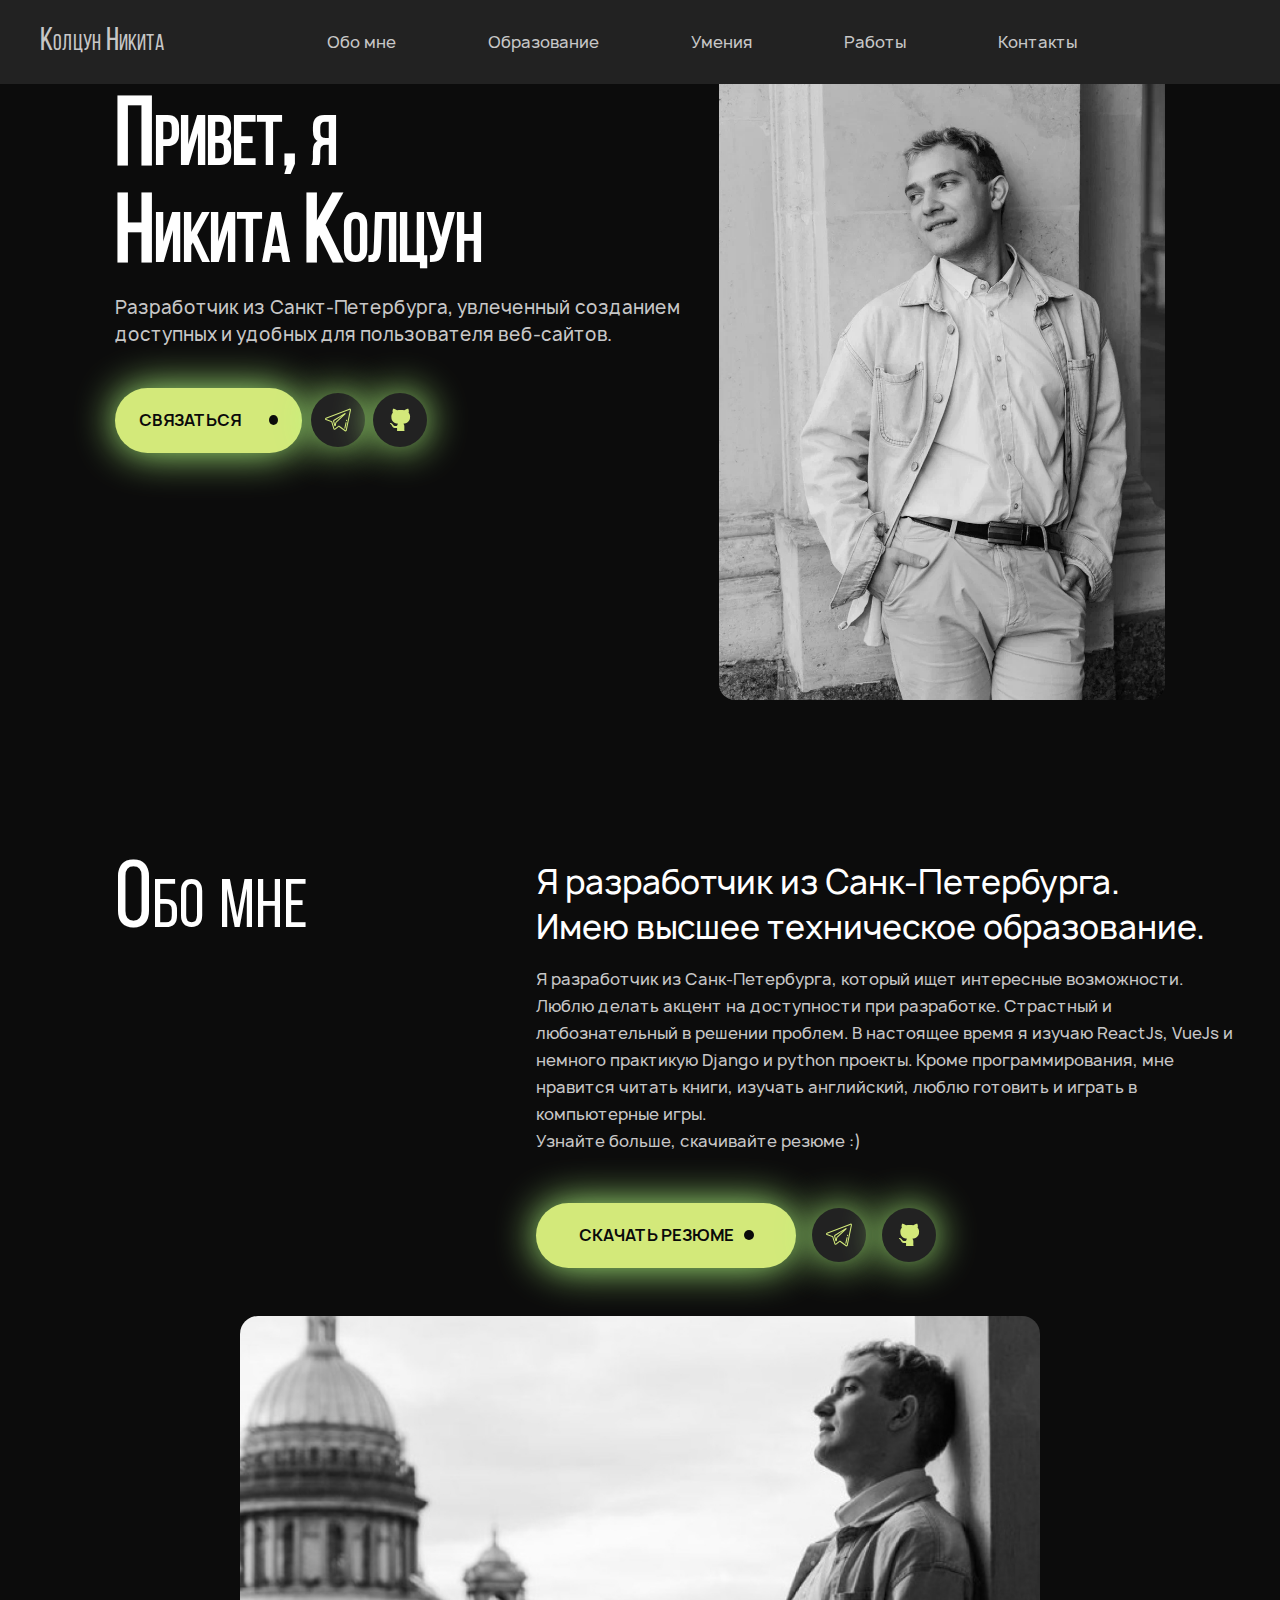
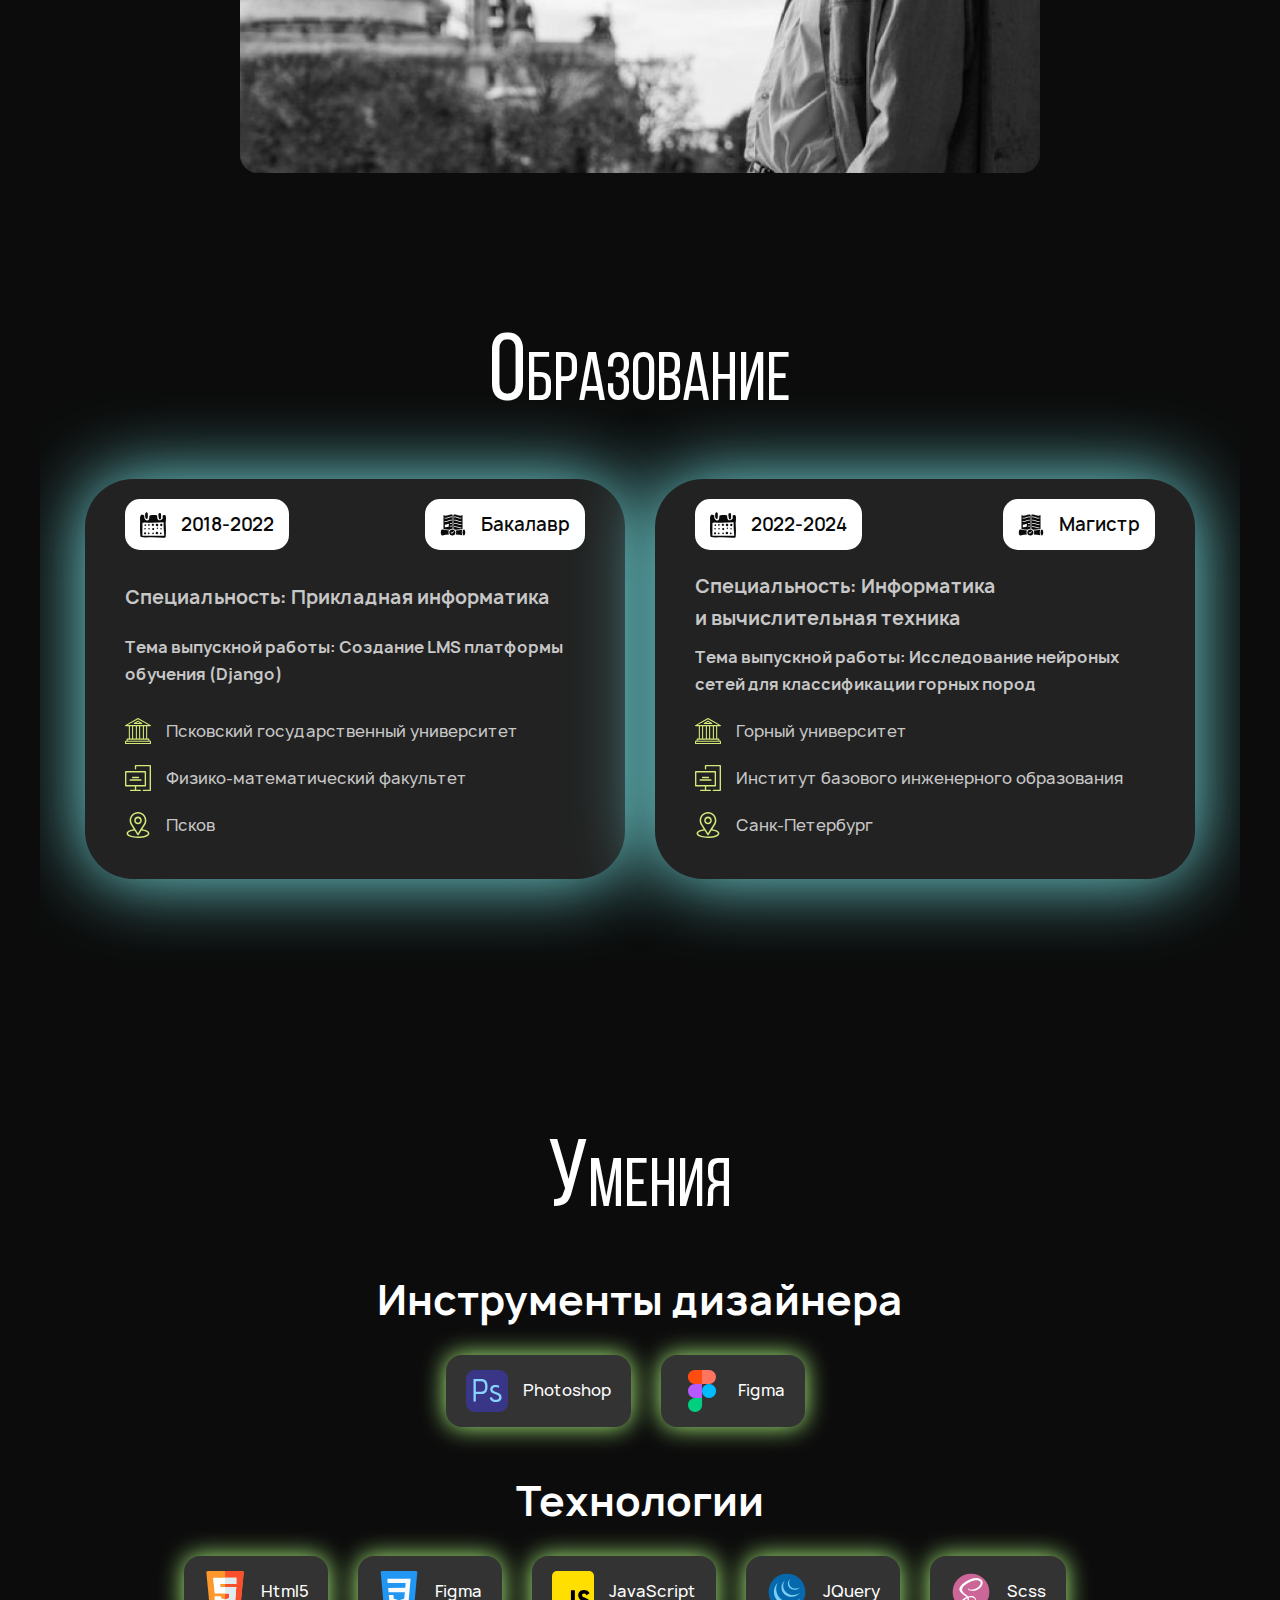
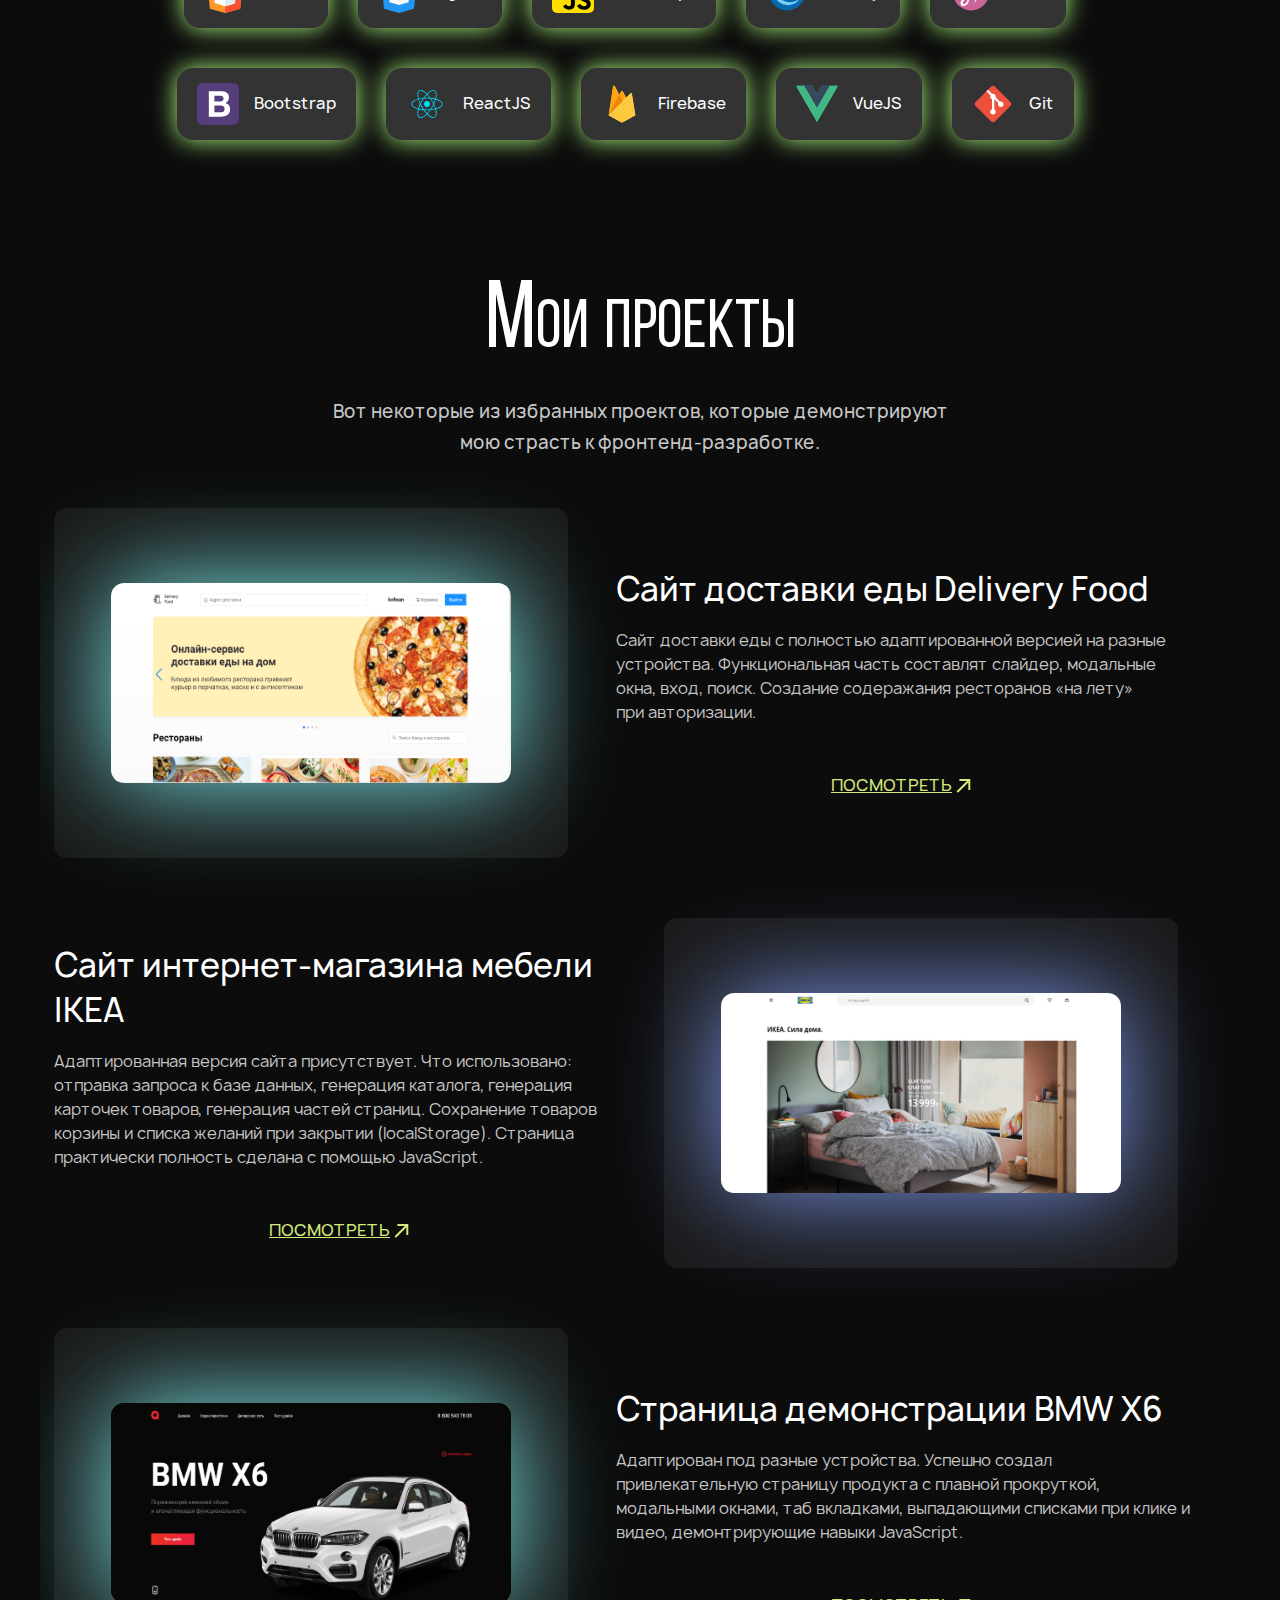
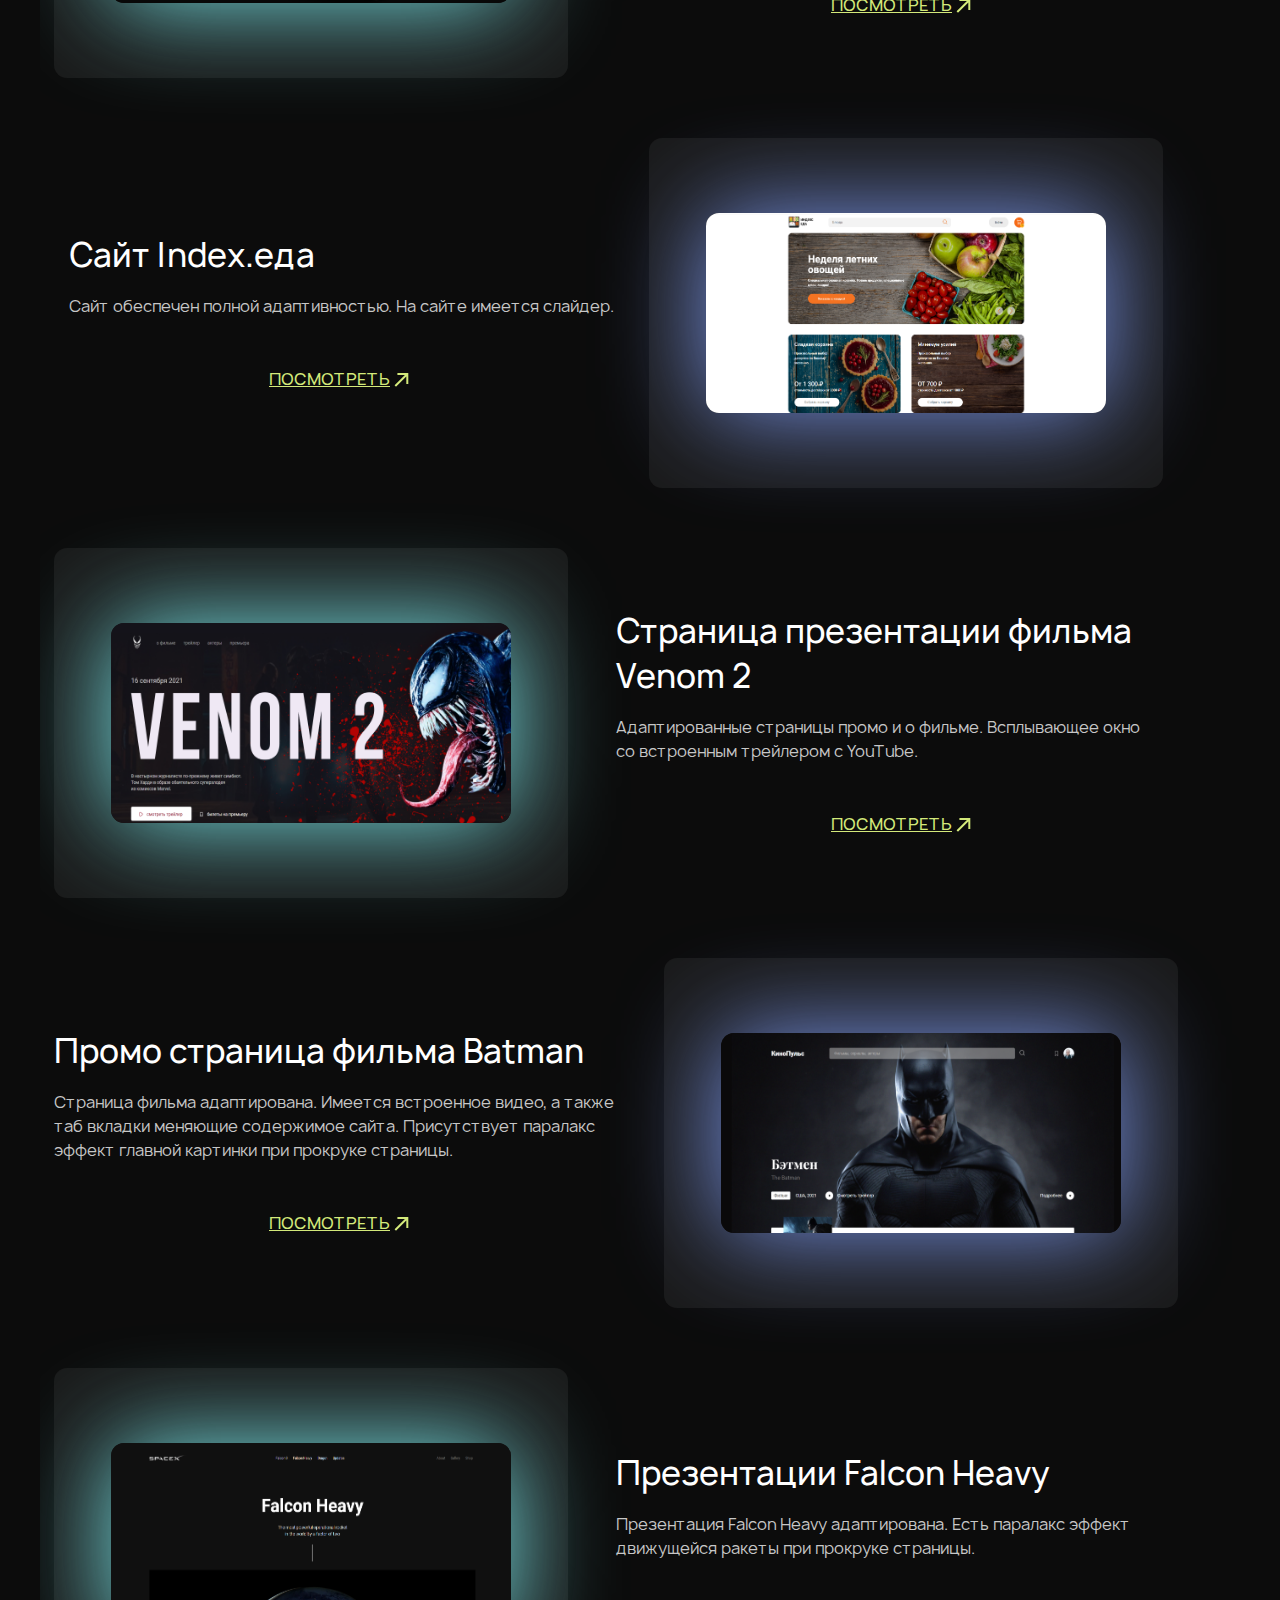
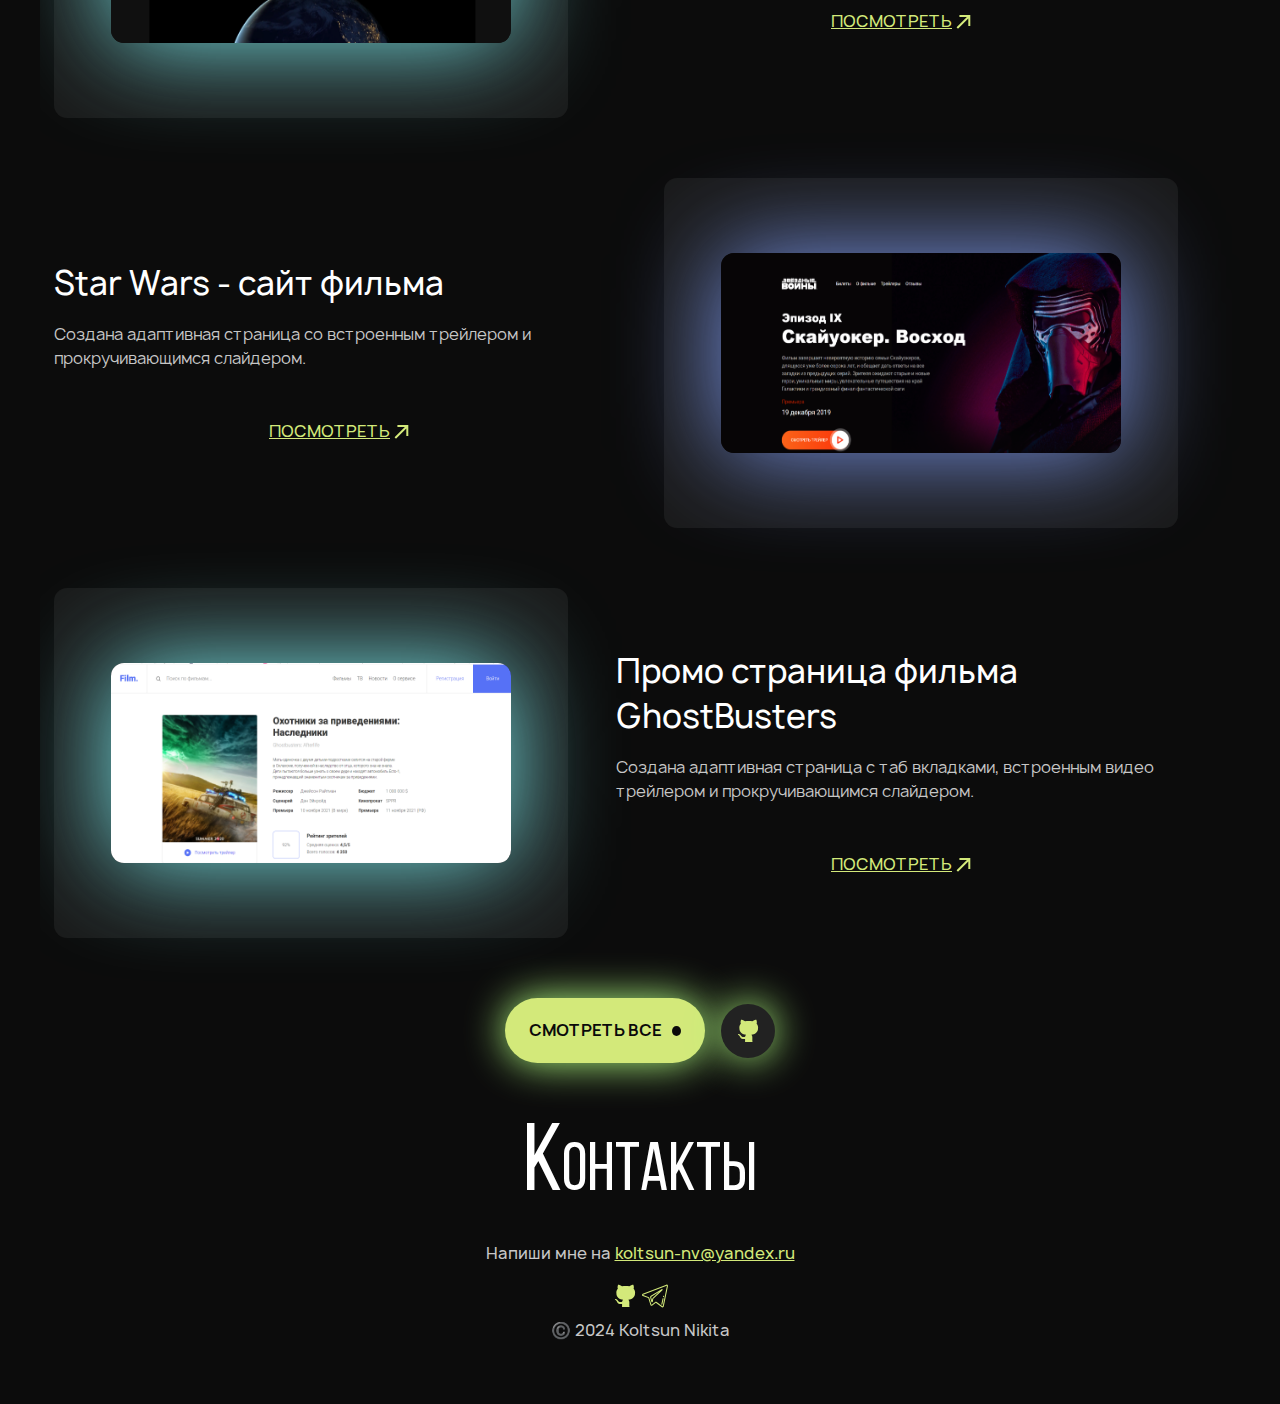
<file: index.html>
<!DOCTYPE html>
<html lang="ru">
<head>
    <meta charset="UTF-8">
    <meta name="viewport" content="width=device-width, initial-scale=1.0">
    <link rel="stylesheet" href="./css/normalize.css">
    <link rel="stylesheet" href="./css/fonts.css">
    <link rel="stylesheet" href="./css/style.css">
    <script>history.scrollRestoration = "manual"</script>
    <script defer src="./js/script.js"></script>
    <script defer src="./js/smoothscroll.js"></script>
    <title>Koltsun Nikita - Developer</title>
</head>
<body>


    <header class="header">
        <div class="container">
            <a href="./index.html" class="header__logo">
                Колцун Никита
            </a>
            <nav class="header__nav">
                <a href="#about" class="header__nav__link">Обо&nbsp;мне</a>
                <a href="#education" class="header__nav__link">Образование</a>
                <a href="#certificates" class="header__nav__link">Сертификаты</a>
                <a href="#skills" class="header__nav__link">Умения</a>
                <a href="#projects" class="header__nav__link">Работы</a>
                <a href="#contacts" class="header__nav__link">Контакты </a>
            </nav>
            <div class="group-buttons">
                <a href="#" class="group-button--circle">
                    <svg version="1.1" id="Capa_1" xmlns="http://www.w3.org/2000/svg"
                        xmlns:xlink="http://www.w3.org/1999/xlink" x="0px" y="0px" viewBox="0 0 512.009 512.009"
                        style="enable-background:new 0 0 512.009 512.009;" xml:space="preserve">
                        <g>
                            <path style="fill: ;"
                                d="M256.001,9.141c-46.962-0.055-92.955,13.354-132.529,38.639c1.638,3.526,0.744,7.71-2.191,10.259 c-9.663,9.229-14.239,21.942-22.601,32.207c-10.272,11.2-22.702,20.208-36.544,26.482c-3.054,1.693-6.789,1.579-9.734-0.296 c-64.167,93.621-56.223,218.932,19.252,303.701s199.028,107.145,299.439,54.231s151.798-167.48,124.541-277.658 C468.377,86.527,369.501,9.135,256.001,9.141L256.001,9.141z"
                                fill=""></path>
                            <path style=""
                                d="M228.573,9.141c-3.526,0-7.025,0.117-10.514,0.265c-8.138,16.615-26.437,20.409-43.614,21.291 c-6.376,0.327-16.604-0.717-26.465-0.424c0.195,2.609-0.637,5.19-2.318,7.194c-4.154,4.743-9.411,8.391-15.307,10.622 c0.08,3.341-1.499,6.505-4.218,8.449c-6.794,4.868-13.842,9.371-21.114,13.49c1.422,3.469,0.623,7.453-2.027,10.106 c-2.542,3.083-4.051,6.887-4.314,10.874c-1.485,5.242-6.905,8.319-12.167,6.908c-1.937-0.548-3.63-1.738-4.801-3.375 c-3.76,3.243-7.098,6.945-9.934,11.021c-3.195,5.098-3.802,11.434-8.279,15.843c-2.143,2.453-5.22,3.89-8.476,3.959 c-3.256,0.068-6.391-1.238-8.635-3.599c-12.272,15.711-17.642,43.616-24.04,60.441c-2.924,7.689-5.942,15.326-9.054,22.914 c0.74,17.551-5.152,33.91-5.69,51.642c-0.084,0.737-0.254,1.462-0.506,2.16c6.98,38.147,12.977,74.02,37.917,109.039 c13.123,18.426,19.679,38.011,31.321,56.904c14.185,23.019,40.471,33.969,61.988,48.881c2.376,1.53,3.986,4.003,4.424,6.795 c9.957,5.09,20.119,9.786,29.862,15.3c0.323,0.203,0.635,0.422,0.934,0.658c92.436,21.169,188.826-12.498,247.981-86.615 s70.61-175.573,29.47-261.014S323.402,9.115,228.573,9.141z"
                                fill=""></path>
                            <path style=""
                                d="M260.573,503.253c4.604,0,9.172-0.15,13.714-0.398C144.334,495.736,36.573,396.872,36.573,265.141 C36.579,134.139,138.916,25.957,269.716,18.682c-4.542-0.249-9.11-0.398-13.714-0.398c-136.335,0-246.857,110.522-246.857,246.857 S124.237,503.253,260.573,503.253z"
                                fill=""></path>
                            <g>
                                <path style="fill:#D3E97A;"
                                    d="M365.716,164.569H146.287c-5.049,0-9.143-4.093-9.143-9.143s4.093-9.143,9.143-9.143h219.429 c5.049,0,9.143,4.093,9.143,9.143S370.765,164.569,365.716,164.569z"
                                    fill="#428DFF">
                                </path>
                                <path style="fill: #D3E97A;"
                                    d="M365.716,265.141H146.287c-5.049,0-9.143-4.093-9.143-9.143s4.093-9.143,9.143-9.143h219.429 c5.049,0,9.143,4.093,9.143,9.143S370.765,265.141,365.716,265.141z"
                                    fill="#428DFF">
                                </path>
                                <path style="fill: #D3E97A;"
                                    d="M365.716,365.712H146.287c-5.049,0-9.143-4.093-9.143-9.143c0-5.049,4.093-9.143,9.143-9.143 h219.429c5.049,0,9.143,4.093,9.143,9.143C374.858,361.619,370.765,365.712,365.716,365.712z"
                                    fill="#428DFF">
                                </path>
            
                            </g>
                        </g>
                    </svg>
                </a>
                <a href="#" class="group-button--circle">
                    <svg class="icon-link" version="1.1" id="Capa_1" xmlns="http://www.w3.org/2000/svg"
                        xmlns:xlink="http://www.w3.org/1999/xlink" x="0px" y="0px" viewBox="0 0 46.747 46.747"
                        xml:space="preserve">
                        <g>
                            <path
                                d="M33.069,11.716c-1.201,0-2.359,0.184-3.451,0.519c-1.092-0.335-2.25-0.519-3.451-0.519c-6.479,0-11.748,5.27-11.748,11.749 s5.27,11.746,11.748,11.746c1.201,0,2.359-0.183,3.451-0.519c1.092,0.335,2.25,0.519,3.451,0.519 c6.478,0,11.748-5.269,11.748-11.746C44.817,16.986,39.545,11.716,33.069,11.716z M26.04,32.854 c-5.122-0.066-9.271-4.252-9.271-9.391c0-5.14,4.149-9.324,9.271-9.392c-2.858,2.145-4.719,5.55-4.719,9.392 S23.181,30.71,26.04,32.854z M26.165,7.245c0.648,0,1.177-0.526,1.177-1.175V1.175C27.341,0.526,26.817,0,26.165,0 c-0.647,0-1.174,0.526-1.174,1.175V6.07C24.991,6.719,25.517,7.245,26.165,7.245z M11.771,12.872 c0.229,0.23,0.53,0.344,0.831,0.344c0.3,0,0.601-0.114,0.831-0.344c0.458-0.459,0.458-1.202,0-1.661l-4.21-4.209 c-0.459-0.459-1.202-0.459-1.661,0c-0.459,0.458-0.459,1.202,0,1.662L11.771,12.872z M25.231,39.501 c-0.648,0-1.176,0.526-1.176,1.177v4.895c0,0.648,0.525,1.175,1.176,1.175c0.648,0,1.176-0.526,1.176-1.175v-4.895 C26.407,40.028,25.878,39.501,25.231,39.501z M12.707,33.874l-4.209,4.209c-0.459,0.459-0.459,1.203,0,1.661 c0.229,0.229,0.53,0.346,0.831,0.346c0.3,0,0.601-0.115,0.831-0.346l4.209-4.209c0.459-0.459,0.459-1.203,0-1.661 C13.909,33.416,13.166,33.416,12.707,33.874z M9.566,23.465c0-0.648-0.526-1.176-1.175-1.176H3.105 c-0.649,0-1.175,0.526-1.175,1.176c0,0.648,0.526,1.174,1.175,1.174h5.286C9.04,24.637,9.566,24.112,9.566,23.465z"
                                style="">
                            </path>
                        </g>
                    </svg>
                </a>
            </div>
            
        </div>
        
    </header>
    <!-- ./header -->

    <main class="container">
        <section id="promo" class="promo">
            <div class="promo__content">
                <div class="promo__info">
                    <div class="promo__text">
                        <h1 class="promo__title">
                            Привет, 
                            я <br>Никита Колцун
                        </h1>
                        <p class="promo__description">
                            Разработчик из&nbsp;Санкт-Петербурга, увлеченный&nbsp;созданием 
                            доступных и&nbsp;удобных для пользователя    веб-сайтов.
                        </p>
                    </div>
                    <div class="group-buttons">
                        <a href="mailTo: koltsun-nv@yandex.ru" class="group-button--long">
                            <span class="group-button__text">Связаться</span>
                            <div class="group-button__dot"></div>
                        </a>
                        <a target="_blank" href="https://t.me/KoltsNik" class="group-button--circle ">
                            <svg class="group-button__img icon-link" version="1.1" id="Layer_1" xmlns="http://www.w3.org/2000/svg"
                                xmlns:xlink="http://www.w3.org/1999/xlink" x="0px" y="0px" viewBox="0 0 512 512"
                                style="enable-background:new 0 0 512 512;" xml:space="preserve">
                                <g>
                                    <g>
                                        <g>
                                            <path
                                                d="M385.268,121.919l-210.569,129.69c-11.916,7.356-17.555,21.885-13.716,35.323l22.768,80 c1.945,6.821,8.015,11.355,14.999,11.355c0.389,0,0.782-0.014,1.176-0.043c7.466-0.542,13.374-6.103,14.367-13.515l5.92-43.866 c0.798-5.902,3.642-11.392,8.001-15.45l173.765-161.524c5.251-4.869,5.945-12.842,1.618-18.545 C399.263,119.636,391.388,118.16,385.268,121.919z M214.32,290.478c-7.808,7.268-12.895,17.089-14.323,27.655l-2.871,21.278 l-16.527-58.072c-1.343-4.704,0.635-9.791,4.805-12.365l154.258-95.007L214.32,290.478z"
                                                style=""></path>
                                            <path
                                                d="M503.67,37.382c-6.579-5.576-15.657-7.111-23.698-4.005L15.08,212.719C5.873,216.27-0.047,224.939,0,234.804 c0.048,9.874,6.055,18.495,15.316,21.965l108.59,40.529l42.359,136.225c2.326,7.489,8.197,13.308,15.703,15.566 c7.502,2.256,15.604,0.643,21.66-4.31l63.14-51.473c3.032-2.472,7.362-2.594,10.528-0.295l113.883,82.681 c4.097,2.978,8.932,4.511,13.823,4.511c2.865,0,5.749-0.526,8.517-1.596c7.486-2.895,12.93-9.312,14.56-17.163l83.429-401.309 C513.26,51.685,510.257,42.967,503.67,37.382z M491.536,55.99l-83.428,401.308c-0.302,1.45-1.346,2.053-1.942,2.284 c-0.6,0.232-1.785,0.489-2.997-0.393l-113.887-82.685c-5.091-3.696-11.077-5.531-17.052-5.531 c-6.518,0-13.027,2.185-18.347,6.519l-63.154,51.485c-1.124,0.92-2.291,0.756-2.885,0.577c-0.598-0.18-1.665-0.69-2.099-2.086 l-43.845-141.006c-0.937-3.013-3.217-5.423-6.173-6.527L22.462,237.662c-1.696-0.635-2.057-1.958-2.062-2.957 c-0.005-0.99,0.343-2.307,2.023-2.955L487.316,52.409c0.002-0.001,0.005-0.002,0.008-0.003c1.51-0.583,2.627,0.087,3.159,0.537 C491.017,53.398,491.867,54.398,491.536,55.99z"
                                                style=""></path>
                                        </g>
                                    </g>
                                </g>
                                <g>
                                    <g>
                                        <path
                                            d="M427.481,252.142c-5.506-1.196-10.936,2.299-12.131,7.804l-1.55,7.14c-1.195,5.505,2.299,10.936,7.804,12.131 c0.729,0.158,1.456,0.234,2.174,0.234c4.695,0,8.92-3.262,9.958-8.037l1.55-7.14C436.48,258.769,432.985,253.338,427.481,252.142z "
                                            style=""></path>
                                    </g>
                                </g>
                                <g>
                                    <g>
                                        <path
                                            d="M417.281,299.122c-5.512-1.195-10.938,2.299-12.132,7.804l-23.459,108.051c-1.195,5.505,2.299,10.936,7.803,12.131 c0.73,0.158,1.457,0.234,2.174,0.234c4.696,0,8.92-3.262,9.958-8.037l23.459-108.052 C426.279,305.748,422.785,300.317,417.281,299.122z"
                                            style=""></path>
                                    </g>
                                </g>
                            </svg>
                        </a>
                        <a target="_blank" href="https://github.com/koltsun-nIkitos" class="group-button--circle">
                            <svg class="group-button__img icon-link" id="Layer_1" enable-background="new 0 0 152 152"
                                viewBox="0 0 152 152" xmlns="http://www.w3.org/2000/svg">
                                <path id="Icon"
                                    d="m53.1 141c4.6 0 5.9-1.8 5.9-4.1s0-7.3-.1-14.4c-23.9 5.1-29-11.4-29-11.4-3.9-9.7-9.6-12.4-9.6-12.4-7.8-5.2.6-5.1.6-5.1 8.6.6 13.2 8.7 13.2 8.7 7.7 13 20.1 9.2 25 7 .4-4.3 2.3-8.4 5.5-11.4-19.1-2.1-39.2-9.4-39.2-41.8-.1-8.4 3.1-16.6 8.9-22.7-1-2.1-3.9-10.7.7-22.4 0 0 7.2-2.3 23.7 8.7 14.1-3.8 28.9-3.8 43 0 16.3-10.9 23.6-8.7 23.6-8.7 4.6 11.6 1.7 20.2.9 22.4 5.8 6.1 8.9 14.3 8.8 22.7 0 32.5-20.1 39.6-39.3 41.7 3 2.5 5.8 7.7 5.8 15.6 0 11.4-.1 20.4-.1 23.1 0 2.2 1 4 5.9 4z"
                                    style="">
                                </path>
                            </svg>
                        </a>
                    </div>
                </div>
                <!-- ./promo__info -->

                <img src="./img/me_main.jpg" alt="my photo" class="promo__avatar">
            </div>
            <!-- ./promo__content -->
        </section>
        <!-- ./promo -->

        <div id="about" class="buffer-space">
        </div>

        <section class="about">
            <div class="about__content">
                <h2 class="about__title section-title">Обо&nbsp;мне</h2>
                <div class="about__column">
                    <div class="about__info">
                        <h3 class="about__subtitle section-subtitle">Я разработчик из 
                            Санк-Петербурга.  Имею высшее техническое образование.
                        </h3>
                        <p class="about__text section-text">
                            Я разработчик из Санк-Петербурга, который ищет интересные возможности. 
                            Люблю&nbsp;делать акцент на доступности 
                            при разработке. 
                            Страстный и любознательный в&nbsp;решении проблем. В настоящее время я изучаю ReactJs, 
                            VueJs и немного практикую Django и&nbsp;python проекты. Кроме 
                            программирования, мне нравится
                            читать книги, изучать английский, люблю готовить и играть в компьютерные игры. 
                            <br>
                            Узнайте больше, скачивайте резюме :)
                        </p>
                    </div>
                    <div class="group-buttons">
                        <a target="_blank" href="./resume.pdf" class="group-button--long">
                            <span class="group-button__text">Скачать&nbsp;резюме</span>
                            <div class="group-button__dot"></div>
                        </a>
                        <a target="_blank" href="https://t.me/KoltsNik" class="group-button--circle">
                            <svg class="group-button__img icon-link" version="1.1" id="Layer_1" xmlns="http://www.w3.org/2000/svg"
                                xmlns:xlink="http://www.w3.org/1999/xlink" x="0px" y="0px" viewBox="0 0 512 512"
                                style="enable-background:new 0 0 512 512;" xml:space="preserve">
                                <g>
                                    <g>
                                        <g>
                                            <path
                                                d="M385.268,121.919l-210.569,129.69c-11.916,7.356-17.555,21.885-13.716,35.323l22.768,80 c1.945,6.821,8.015,11.355,14.999,11.355c0.389,0,0.782-0.014,1.176-0.043c7.466-0.542,13.374-6.103,14.367-13.515l5.92-43.866 c0.798-5.902,3.642-11.392,8.001-15.45l173.765-161.524c5.251-4.869,5.945-12.842,1.618-18.545 C399.263,119.636,391.388,118.16,385.268,121.919z M214.32,290.478c-7.808,7.268-12.895,17.089-14.323,27.655l-2.871,21.278 l-16.527-58.072c-1.343-4.704,0.635-9.791,4.805-12.365l154.258-95.007L214.32,290.478z"
                                                style=""></path>
                                            <path
                                                d="M503.67,37.382c-6.579-5.576-15.657-7.111-23.698-4.005L15.08,212.719C5.873,216.27-0.047,224.939,0,234.804 c0.048,9.874,6.055,18.495,15.316,21.965l108.59,40.529l42.359,136.225c2.326,7.489,8.197,13.308,15.703,15.566 c7.502,2.256,15.604,0.643,21.66-4.31l63.14-51.473c3.032-2.472,7.362-2.594,10.528-0.295l113.883,82.681 c4.097,2.978,8.932,4.511,13.823,4.511c2.865,0,5.749-0.526,8.517-1.596c7.486-2.895,12.93-9.312,14.56-17.163l83.429-401.309 C513.26,51.685,510.257,42.967,503.67,37.382z M491.536,55.99l-83.428,401.308c-0.302,1.45-1.346,2.053-1.942,2.284 c-0.6,0.232-1.785,0.489-2.997-0.393l-113.887-82.685c-5.091-3.696-11.077-5.531-17.052-5.531 c-6.518,0-13.027,2.185-18.347,6.519l-63.154,51.485c-1.124,0.92-2.291,0.756-2.885,0.577c-0.598-0.18-1.665-0.69-2.099-2.086 l-43.845-141.006c-0.937-3.013-3.217-5.423-6.173-6.527L22.462,237.662c-1.696-0.635-2.057-1.958-2.062-2.957 c-0.005-0.99,0.343-2.307,2.023-2.955L487.316,52.409c0.002-0.001,0.005-0.002,0.008-0.003c1.51-0.583,2.627,0.087,3.159,0.537 C491.017,53.398,491.867,54.398,491.536,55.99z"
                                                style=""></path>
                                        </g>
                                    </g>
                                </g>
                                <g>
                                    <g>
                                        <path
                                            d="M427.481,252.142c-5.506-1.196-10.936,2.299-12.131,7.804l-1.55,7.14c-1.195,5.505,2.299,10.936,7.804,12.131 c0.729,0.158,1.456,0.234,2.174,0.234c4.695,0,8.92-3.262,9.958-8.037l1.55-7.14C436.48,258.769,432.985,253.338,427.481,252.142z "
                                            style=""></path>
                                    </g>
                                </g>
                                <g>
                                    <g>
                                        <path
                                            d="M417.281,299.122c-5.512-1.195-10.938,2.299-12.132,7.804l-23.459,108.051c-1.195,5.505,2.299,10.936,7.803,12.131 c0.73,0.158,1.457,0.234,2.174,0.234c4.696,0,8.92-3.262,9.958-8.037l23.459-108.052 C426.279,305.748,422.785,300.317,417.281,299.122z"
                                            style=""></path>
                                    </g>
                                </g>
                            </svg>
                        </a>
                        <a target="_blank" href="https://github.com/koltsun-nIkitos" class="group-button--circle light">
                            <svg class="group-button__img icon-link" id="Layer_1" enable-background="new 0 0 152 152"
                                viewBox="0 0 152 152" xmlns="http://www.w3.org/2000/svg">
                                <path id="Icon"
                                    d="m53.1 141c4.6 0 5.9-1.8 5.9-4.1s0-7.3-.1-14.4c-23.9 5.1-29-11.4-29-11.4-3.9-9.7-9.6-12.4-9.6-12.4-7.8-5.2.6-5.1.6-5.1 8.6.6 13.2 8.7 13.2 8.7 7.7 13 20.1 9.2 25 7 .4-4.3 2.3-8.4 5.5-11.4-19.1-2.1-39.2-9.4-39.2-41.8-.1-8.4 3.1-16.6 8.9-22.7-1-2.1-3.9-10.7.7-22.4 0 0 7.2-2.3 23.7 8.7 14.1-3.8 28.9-3.8 43 0 16.3-10.9 23.6-8.7 23.6-8.7 4.6 11.6 1.7 20.2.9 22.4 5.8 6.1 8.9 14.3 8.8 22.7 0 32.5-20.1 39.6-39.3 41.7 3 2.5 5.8 7.7 5.8 15.6 0 11.4-.1 20.4-.1 23.1 0 2.2 1 4 5.9 4z"
                                    style="">
                                </path>
                            </svg>
                        </a>
                    </div>
                </div>       
            </div>
            <img src="./img/me_section.jpg" alt="me horizontal" class="about__img">
        </section>
        <!-- ./about -->

        <div id="education" class="buffer-space">
        </div>

        <section class="education">
            <h2 class="education__title section-title">Образование</h2>
            <div class="cards">
                <div class="cards__row">
                    <div class="card">
                        <div class="card__header">
                            <div class="card__header__logo">
                                <img src="./img/icons/calender-icon.svg" alt="calender icon" class="card__header__logo__img icon">
                                <p class="card__header__logo__text">2018-2022</p>
                            </div>
                            <div class="card__header__info">
                                <img src="./img/icons/education-icon.svg" alt="education icon" class="card__header__info__img icon">
                                <div class="card__header__info__text">Бакалавр</div>
                            </div>
                        </div>
                        <!-- ./card__header -->

                        <h3 class="card__title">Специальность: Прикладная информатика</h3>
                        <h4 class="card__subtitle">Тема выпускной работы: Создание LMS платформы обучения (Django)</h4>
                        <!-- /.card__title -->
                        
                        <div class="tags">
                            <div class="tag">
                                <img src="./img/icons/university-icon.svg" alt="university icon" class="tag__img icon">
                                <p class="tag__text">Псковский государственный университет</p>
                            </div>
                            <div class="tag">
                                <img src="./img/icons/faculty-icon.svg" alt="faculty icon" class="tag__img icon">
                                <p class="tag__text">Физико-математический факультет</p>
                            </div>
                            <div class="tag">
                                <img src="./img/icons/location-icon.svg" alt="location icon" class="tag__img icon">
                                <p class="tag__text">Псков</p>
                            </div>
                        </div>
                        <!-- /.tags -->
                    </div>

                    <div class="card">
                        <div class="card__header">
                            <div class="card__header__logo">
                                <img src="./img/icons/calender-icon.svg" alt="calender icon" class="card__header__logo__img icon">
                                <p class="card__header__logo__text">2022-2024</p>
                            </div>
                            <div class="card__header__info">
                                <img src="./img/icons/education-icon.svg" alt="education icon" class="card__header__info__img icon">
                                <div class="card__header__info__text">Магистр</div>
                            </div>
                        </div>
                        <!-- ./card__header -->

                        <h3 class="card__title">Специальность: Информатика и&nbsp;вычислительная техника</h3>
                        <h4 class="card__subtitle">Тема выпускной работы: Исследование нейроных сетей для классификации горных пород</h4>
                        <!-- /.card__title -->
                        
                        <div class="tags">
                            <div class="tag">
                                <img src="./img/icons/university-icon.svg" alt="university icon" class="tag__img icon">
                                <p class="tag__text">Горный университет</p>
                            </div>
                            <div class="tag">
                                <img src="./img/icons/faculty-icon.svg" alt="faculty icon" class="tag__img icon">
                                <p class="tag__text">Институт базового инженерного образования</p>
                            </div>
                            <div class="tag">
                                <img src="./img/icons/location-icon.svg" alt="location icon" class="tag__img icon">
                                <p class="tag__text">Санк-Петербург</p>
                            </div>
                        </div>
                        <!-- /.tags -->
                    </div>
                </div>
            </div>
        </section>
        <!-- ./education -->

        <div id="certificates" class="buffer-space">

        </div>

        <section class="certificates">
            <h2 class="certificates__title section-title">Сертификаты</h2>
            <div class="cards">
                <div class="cards__row">
                    <div class="card">
                        <div class="card__header">
                            <div class="card__header__logo">
                                
                                <p class="card__header__logo__text">Udemy</p>
                            </div>
                            <div class="card__header__info">
                                <img src="./img/icons/star-icon.svg" alt="education icon" class="card__header__info__img icon">
                            </div>
                        </div>
                        <!-- ./card__header -->

                        <h4 class="card__subtitle">Продолжающий CSS: Flexbox, Grid, Animation и другое</h4>
                        <!-- /.card__title -->
                        
                        <a href="#" class="card__button">
                            <img src="./img/icons/view-icon.svg" alt="view icon" class="card__button__img icon">
                            <p class="card__button__text">Просмотр</p>
                        </a>
                    </div>

                    <div class="card">
                        <div class="card__header">
                            <div class="card__header__logo">
                                
                                <p class="card__header__logo__text">Udemy</p>
                            </div>
                            <div class="card__header__info">
                                <img src="./img/icons/star-icon.svg" alt="education icon" class="card__header__info__img icon">
                            </div>
                        </div>
                        <!-- ./card__header -->

                        <h4 class="card__subtitle">Полноценный курс по JavaScript: от новичка до профи 2022</h4>
                        <!-- /.card__title -->
                        
                        <a href="#" class="card__button">
                            <img src="./img/icons/view-icon.svg" alt="view icon" class="card__button__img icon">
                            <p class="card__button__text">Просмотр</p>
                        </a>
                    </div>
                </div>
                <div class="cards__row">
                    <div class="card">
                        <div class="card__header">
                            <div class="card__header__logo">
                                
                                <p class="card__header__logo__text">Udemy</p>
                            </div>
                            <div class="card__header__info">
                                <img src="./img/icons/star-icon.svg" alt="education icon" class="card__header__info__img icon">
                            </div>
                        </div>
                        <!-- ./card__header -->

                        <h4 class="card__subtitle">Продолжающий CSS: Flexbox, Grid, Animation и другое</h4>
                        <!-- /.card__title -->
                        
                        <a href="#" class="card__button">
                            <img src="./img/icons/view-icon.svg" alt="view icon" class="card__button__img icon">
                            <p class="card__button__text">Просмотр</p>
                        </a>
                    </div>

                    <div class="card">
                        <div class="card__header">
                            <div class="card__header__logo">
                                
                                <p class="card__header__logo__text">Udemy</p>
                            </div>
                            <div class="card__header__info">
                                <img src="./img/icons/star-icon.svg" alt="education icon" class="card__header__info__img icon">
                            </div>
                        </div>
                        <!-- ./card__header -->

                        <h4 class="card__subtitle">Продолжающий CSS: Flexbox, Grid, Animation и другое</h4>
                        <!-- /.card__title -->
                        
                        <a href="#" class="card__button">
                            <img src="./img/icons/view-icon.svg" alt="view icon" class="card__button__img icon">
                            <p class="card__button__text">Просмотр</p>
                        </a>
                    </div>
                </div>
                <div class="cards__row">
                    <div class="card">
                        <div class="card__header">
                            <div class="card__header__logo">
                                
                                <p class="card__header__logo__text">Udemy</p>
                            </div>
                            <div class="card__header__info">
                                <img src="./img/icons/star-icon.svg" alt="education icon" class="card__header__info__img icon">
                            </div>
                        </div>
                        <!-- ./card__header -->

                        <h4 class="card__subtitle">Продолжающий CSS: Flexbox, Grid, Animation и другое</h4>
                        <!-- /.card__title -->
                        
                        <a href="#" class="card__button">
                            <img src="./img/icons/view-icon.svg" alt="view icon" class="card__button__img icon">
                            <p class="card__button__text">Просмотр</p>
                        </a>
                    </div>

                    <div class="card">
                        <div class="card__header">
                            <div class="card__header__logo">
                                
                                <p class="card__header__logo__text">Udemy</p>
                            </div>
                            <div class="card__header__info">
                                <img src="./img/icons/star-icon.svg" alt="education icon" class="card__header__info__img icon">
                            </div>
                        </div>
                        <!-- ./card__header -->

                        <h4 class="card__subtitle">Продолжающий CSS: Flexbox, Grid, Animation и другое</h4>
                        <!-- /.card__title -->
                        
                        <a href="#" class="card__button">
                            <img src="./img/icons/view-icon.svg" alt="view icon" class="card__button__img icon">
                            <p class="card__button__text">Просмотр</p>
                        </a>
                    </div>
                </div>
            </div>
        </section>
        <!-- ./certificates -->

        <div id="skills" class="buffer-space">
        </div>

        <section class="skills">
            <h2 class="skills__title section-title">Умения</h2>
            <h3 class="skills__subtitle">Инструменты дизайнера</h3>
            <div class="skills__row">
                <div class="skill__item">
                    <img src="./img/skills/photoshop-icon.svg" alt="skill item" class="skill__img">
                    <p class="skill__text">Photoshop</p>
                </div>

                <div class="skill__item">
                    <img src="./img/skills/figma-icon.svg" alt="skill item" class="skill__img">
                    <p class="skill__text">Figma</p>
                </div>
            </div>
            <h3 class="skills__subtitle">Технологии</h3>
            <div class="skills__row">
                <div class="skill__item">
                    <img src="./img/skills/html5-icon.svg" alt="skill item" class="skill__img">
                    <p class="skill__text">Html5</p>
                </div>

                <div class="skill__item">
                    <img src="./img/skills/css-icon.svg" alt="skill item" class="skill__img">
                    <p class="skill__text">Figma</p>
                </div>

                <div class="skill__item">
                    <img src="./img/skills/javascript-icon.svg" alt="skill item" class="skill__img">
                    <p class="skill__text">JavaScript</p>
                </div>

                <div class="skill__item">
                    <img src="./img/skills/jquery-icon.svg" alt="skill item" class="skill__img">
                    <p class="skill__text">JQuery</p>
                </div>

                <div class="skill__item">
                    <img src="./img/skills/scss-icon.svg" alt="skill item" class="skill__img">
                    <p class="skill__text">Scss</p>
                </div>
            </div>

            <div class="skills__row">
                <div class="skill__item">
                    <img src="./img/skills/bootstrap-icon.svg" alt="skill item" class="skill__img">
                    <p class="skill__text">Bootstrap</p>
                </div>

                <div class="skill__item">
                    <img src="./img/skills/react-icon.svg" alt="skill item" class="skill__img">
                    <p class="skill__text">ReactJS</p>
                </div>

                <div class="skill__item">
                    <img src="./img/skills/firebase-icon.svg" alt="skill item" class="skill__img">
                    <p class="skill__text">Firebase</p>
                </div>
                <div class="skill__item">
                    <img src="./img/skills/vue-icon.svg" alt="skill item" class="skill__img">
                    <p class="skill__text">VueJS</p>
                </div>
                <div class="skill__item">
                    <img src="./img/skills/git-icon.svg" alt="skill item" class="skill__img">
                    <p class="skill__text">Git</p>
                </div>
            </div>
        </section>
        <!-- ./skills -->

        <div id="projects" class="buffer-space">
        </div>

        <section class="projects">
            <div class="projects__info">
                <h2 class="projects__section__title section-title">Мои проекты</h2>
                <p class="section-text projects__section-text">
                    Вот некоторые из избранных проектов, которые демонстрируют мою&nbsp;страсть к&nbsp;фронтенд-разработке.
                </p>
            </div>

            <div class="project">
                <div class="project__wrapper">
                    <img src="./img/projects/work1.jpg" alt="project__img" class="project__img">
                </div>
                <div class="project__content">
                    <h3 class="project__title">Сайт доставки еды Delivery Food</h3>
                    <p class="project__description">
                        Сайт доставки еды с полностью адаптированной версией на разные устройства.
                        Функциональная часть составлят слайдер, модальные окна, вход, поиск.
                        Создание содеражания ресторанов «на лету» при&nbsp;авторизации.
                    </p>
                    <a target="_blank" href="https://koltsun-nikitos.github.io/JsDelivery/" class="project__link">
                        <p class="project__link__text">Посмотреть</p>
                        <img src="./img/projects/project-arrow.svg" alt="project link img" class="project__link__img">
                    </a>
                </div>
            </div>

            <div class="project">
                <div class="project__content">
                    <h3 class="project__title">Сайт интернет-магазина мебели IKEA</h3>
                    <p class="project__description">
                        Адаптированная версия сайта присутствует.
                        Что&nbsp;использовано: отправка запроса к базе данных, генерация каталога,
                        генерация карточек товаров, генерация частей страниц. 
                        Сохранение товаров корзины и списка желаний при закрытии (localStorage).
                        Страница практически полность сделана с помощью JavaScript.
                    </p>
                    <a target="_blank" href="https://koltsun-nikitos.github.io/IkeaJs/index.html" class="project__link">
                        <p class="project__link__text">Посмотреть</p>
                        <img src="./img/projects/project-arrow.svg" alt="project link img" class="project__link__img">
                    </a>
                </div>
                <div class="project__wrapper">
                    <img src="./img/projects/work2.jpg" alt="project__img" class="project__img--right">
                </div>
                
            </div>

            <div class="project">
                <div class="project__wrapper">
                    <img src="./img/projects/work4.jpg" alt="project__img" class="project__img ">
                </div>
                <div class="project__content">
                    <h3 class="project__title">Страница демонстрации BMW X6</h3>
                    <p class="project__description">
                        Адаптирован под разные устройства.
                        Успешно&nbsp;создал привлекательную страницу продукта с плавной прокруткой,
                        модальными окнами, таб вкладками, выпадающими списками при&nbsp;клике и видео,
                        демонтрирующие навыки JavaScript.
                    </p>
                    <a target="_blank" href="https://koltsun-nikitos.github.io/BMVJS/" class="project__link">
                        <p class="project__link__text">Посмотреть</p>
                        <img src="./img/projects/project-arrow.svg" alt="project link img" class="project__link__img">
                    </a>
                </div>
            </div>

            <div class="project">
                <div class="project__content">
                    <h3 class="project__title">Сайт Index.еда</h3>
                    <p class="project__description">
                        Сайт обеспечен полной адаптивностью. На&nbsp;сайте&nbsp;имеется слайдер.
                    </p>
                    <a target="_blank" href="https://koltsun-nikitos.github.io/index-eda/" class="project__link">
                        <p class="project__link__text">Посмотреть</p>
                        <img src="./img/projects/project-arrow.svg" alt="project link img" class="project__link__img">
                    </a>
                </div>

                <div class="project__wrapper">
                    <img src="./img/projects/work5.jpg" alt="project__img" class="project__img--right">
                </div>
                
            </div>

            <div class="project">
                <div class="project__wrapper">
                    <img src="./img/projects/work7.jpg" alt="project__img" class="project__img">
                </div>
                <div class="project__content">
                    <h3 class="project__title">Страница презентации фильма Venom 2</h3>
                    <p class="project__description">
                        Адаптированные страницы промо и о фильме. 
                        Всплывающее окно со&nbsp;встроенным трейлером с&nbsp;YouTube.
                    </p>
                    <a target="_blank" href="https://koltsun-nikitos.github.io/venom2/" class="project__link">
                        <p class="project__link__text">Посмотреть</p>
                        <img src="./img/projects/project-arrow.svg" alt="project link img" class="project__link__img">
                    </a>
                </div>
            </div>

            <div class="project">
                <div class="project__content">
                    <h3 class="project__title">Промо страница фильма Batman</h3>
                    <p class="project__description">
                        Страница фильма адаптирована. Имеется встроенное видео, а 
                        также таб вкладки меняющие содержимое сайта. Присутствует паралакс эффект 
                        главной картинки при прокруке страницы.
                    </p>
                    <a target="_blank" href="https://koltsun-nikitos.github.io/batman/" class="project__link">
                        <p class="project__link__text">Посмотреть</p>
                        <img src="./img/projects/project-arrow.svg" alt="project link img" class="project__link__img">
                    </a>
                </div>

                <div class="project__wrapper">
                    <img src="./img/projects/work13.jpg" alt="project__img" class="project__img--right">
                </div>
                
            </div>

            <div class="project">
                <div class="project__wrapper">
                    <img src="./img/projects/work14.jpg" alt="project__img" class="project__img">
                </div>
                <div class="project__content">
                    <h3 class="project__title">Презентации Falcon Heavy</h3>
                    <p class="project__description">
                        Презентация Falcon Heavy адаптирована. 
                        Есть&nbsp;паралакс эффект движущейся ракеты при&nbsp;прокруке страницы.
                    </p>
                    <a target="_blank" href="https://koltsun-nikitos.github.io/space_x/" class="project__link">
                        <p class="project__link__text">Посмотреть</p>
                        <img src="./img/projects/project-arrow.svg" alt="project link img" class="project__link__img">
                    </a>
                </div>
            </div>

            <div class="project">
                <div class="project__content">
                    <h3 class="project__title">Star Wars - сайт фильма</h3>
                    <p class="project__description">
                        Создана адаптивная страница со встроенным трейлером и 
                        прокручивающимся слайдером.
                    </p>
                    <a target="_blank" href="https://koltsun-nikitos.github.io/starwars/" class="project__link">
                        <p class="project__link__text">Посмотреть</p>
                        <img src="./img/projects/project-arrow.svg" alt="project link img" class="project__link__img">
                    </a>
                </div>
                <div class="project__wrapper">
                    <img src="./img/projects/work12.jpg" alt="project__img" class="project__img--right">
                </div>
                
            </div>

            <div class="project">
                <div class="project__wrapper">
                    <img src="./img/projects/work16.jpg" alt="project__img" class="project__img">
                </div>
                <div class="project__content">
                    <h3 class="project__title">Промо страница фильма GhostBusters</h3>
                    <p class="project__description">
                        Создана адаптивная страница с таб вкладками, встроенным видео трейлером
                        и прокручивающимся слайдером. 
                    </p>
                    <a target="_blank" href="https://koltsun-nikitos.github.io/Ghostbusters/" class="project__link">
                        <p class="project__link__text">Посмотреть</p>
                        <img src="./img/projects/project-arrow.svg" alt="project link img" class="project__link__img">
                    </a>
                </div>
            </div>

            <div class="group-buttons">
                <a href="./projects.html" class="group-button--long">
                    <span class="group-button__text">Смотреть&nbsp;все</span>
                    <div class="group-button__dot"></div>
                </a>
                <a target="_blank" href="https://github.com/koltsun-nIkitos" class="group-button--circle light">
                    <svg class="group-button__img icon-link" id="Layer_1" enable-background="new 0 0 152 152"
                        viewBox="0 0 152 152" xmlns="http://www.w3.org/2000/svg">
                        <path id="Icon"
                            d="m53.1 141c4.6 0 5.9-1.8 5.9-4.1s0-7.3-.1-14.4c-23.9 5.1-29-11.4-29-11.4-3.9-9.7-9.6-12.4-9.6-12.4-7.8-5.2.6-5.1.6-5.1 8.6.6 13.2 8.7 13.2 8.7 7.7 13 20.1 9.2 25 7 .4-4.3 2.3-8.4 5.5-11.4-19.1-2.1-39.2-9.4-39.2-41.8-.1-8.4 3.1-16.6 8.9-22.7-1-2.1-3.9-10.7.7-22.4 0 0 7.2-2.3 23.7 8.7 14.1-3.8 28.9-3.8 43 0 16.3-10.9 23.6-8.7 23.6-8.7 4.6 11.6 1.7 20.2.9 22.4 5.8 6.1 8.9 14.3 8.8 22.7 0 32.5-20.1 39.6-39.3 41.7 3 2.5 5.8 7.7 5.8 15.6 0 11.4-.1 20.4-.1 23.1 0 2.2 1 4 5.9 4z"
                            style="">
                        </path>
                    </svg>
                </a>
            </div>



            
        </section>
        <!-- ./projects -->
            
        <section id="contacts" class="contacts">
            <h2 class="section-title contacts__section-title">Контакты</h2>
            <div class="contacts__content">
                <div class="contacts__subtitle">
                    <p class="contacts__text">
                        Напиши мне на 
                        <a href="mailTo: koltsun-nv@yandex.ru" class="contacts__email">
                            koltsun-nv@yandex.ru
                        </a>
                    </p>
                </div>
                <div class="contacts__links">
                    <a target="_blank" href="https://github.com/koltsun-nIkitos" class="contact__link">
                        <svg class="group-button__img icon-link" id="Layer_1" enable-background="new 0 0 152 152"
                            viewBox="0 0 152 152" xmlns="http://www.w3.org/2000/svg">
                            <path id="Icon"
                                d="m53.1 141c4.6 0 5.9-1.8 5.9-4.1s0-7.3-.1-14.4c-23.9 5.1-29-11.4-29-11.4-3.9-9.7-9.6-12.4-9.6-12.4-7.8-5.2.6-5.1.6-5.1 8.6.6 13.2 8.7 13.2 8.7 7.7 13 20.1 9.2 25 7 .4-4.3 2.3-8.4 5.5-11.4-19.1-2.1-39.2-9.4-39.2-41.8-.1-8.4 3.1-16.6 8.9-22.7-1-2.1-3.9-10.7.7-22.4 0 0 7.2-2.3 23.7 8.7 14.1-3.8 28.9-3.8 43 0 16.3-10.9 23.6-8.7 23.6-8.7 4.6 11.6 1.7 20.2.9 22.4 5.8 6.1 8.9 14.3 8.8 22.7 0 32.5-20.1 39.6-39.3 41.7 3 2.5 5.8 7.7 5.8 15.6 0 11.4-.1 20.4-.1 23.1 0 2.2 1 4 5.9 4z"
                                style="">
                            </path>
                        </svg>
                    </a>
                    <a target="_blank" href="https://t.me/KoltsNik" class="contact__link">
                        <svg class="contacts__link__img group-button__img icon-link" version="1.1" id="Layer_1" xmlns="http://www.w3.org/2000/svg"
                            xmlns:xlink="http://www.w3.org/1999/xlink" x="0px" y="0px" viewBox="0 0 512 512"
                            style="enable-background:new 0 0 512 512;" xml:space="preserve">
                            <g>
                                <g>
                                    <g>
                                        <path
                                            d="M385.268,121.919l-210.569,129.69c-11.916,7.356-17.555,21.885-13.716,35.323l22.768,80 c1.945,6.821,8.015,11.355,14.999,11.355c0.389,0,0.782-0.014,1.176-0.043c7.466-0.542,13.374-6.103,14.367-13.515l5.92-43.866 c0.798-5.902,3.642-11.392,8.001-15.45l173.765-161.524c5.251-4.869,5.945-12.842,1.618-18.545 C399.263,119.636,391.388,118.16,385.268,121.919z M214.32,290.478c-7.808,7.268-12.895,17.089-14.323,27.655l-2.871,21.278 l-16.527-58.072c-1.343-4.704,0.635-9.791,4.805-12.365l154.258-95.007L214.32,290.478z"
                                            style=""></path>
                                        <path
                                            d="M503.67,37.382c-6.579-5.576-15.657-7.111-23.698-4.005L15.08,212.719C5.873,216.27-0.047,224.939,0,234.804 c0.048,9.874,6.055,18.495,15.316,21.965l108.59,40.529l42.359,136.225c2.326,7.489,8.197,13.308,15.703,15.566 c7.502,2.256,15.604,0.643,21.66-4.31l63.14-51.473c3.032-2.472,7.362-2.594,10.528-0.295l113.883,82.681 c4.097,2.978,8.932,4.511,13.823,4.511c2.865,0,5.749-0.526,8.517-1.596c7.486-2.895,12.93-9.312,14.56-17.163l83.429-401.309 C513.26,51.685,510.257,42.967,503.67,37.382z M491.536,55.99l-83.428,401.308c-0.302,1.45-1.346,2.053-1.942,2.284 c-0.6,0.232-1.785,0.489-2.997-0.393l-113.887-82.685c-5.091-3.696-11.077-5.531-17.052-5.531 c-6.518,0-13.027,2.185-18.347,6.519l-63.154,51.485c-1.124,0.92-2.291,0.756-2.885,0.577c-0.598-0.18-1.665-0.69-2.099-2.086 l-43.845-141.006c-0.937-3.013-3.217-5.423-6.173-6.527L22.462,237.662c-1.696-0.635-2.057-1.958-2.062-2.957 c-0.005-0.99,0.343-2.307,2.023-2.955L487.316,52.409c0.002-0.001,0.005-0.002,0.008-0.003c1.51-0.583,2.627,0.087,3.159,0.537 C491.017,53.398,491.867,54.398,491.536,55.99z"
                                            style=""></path>
                                    </g>
                                </g>
                            </g>
                            <g>
                                <g>
                                    <path
                                        d="M427.481,252.142c-5.506-1.196-10.936,2.299-12.131,7.804l-1.55,7.14c-1.195,5.505,2.299,10.936,7.804,12.131 c0.729,0.158,1.456,0.234,2.174,0.234c4.695,0,8.92-3.262,9.958-8.037l1.55-7.14C436.48,258.769,432.985,253.338,427.481,252.142z "
                                        style=""></path>
                                </g>
                            </g>
                            <g>
                                <g>
                                    <path
                                        d="M417.281,299.122c-5.512-1.195-10.938,2.299-12.132,7.804l-23.459,108.051c-1.195,5.505,2.299,10.936,7.803,12.131 c0.73,0.158,1.457,0.234,2.174,0.234c4.696,0,8.92-3.262,9.958-8.037l23.459-108.052 C426.279,305.748,422.785,300.317,417.281,299.122z"
                                        style=""></path>
                                </g>
                            </g>
                        </svg>
                    </a>
                </div>
                <p class="contacts__copyrighting">
                    ©️ 2024 Koltsun Nikita
                </p>
            </div>
            
        </section>
        <!-- ./contacts -->
    </main>
</body>
</html>
</file>
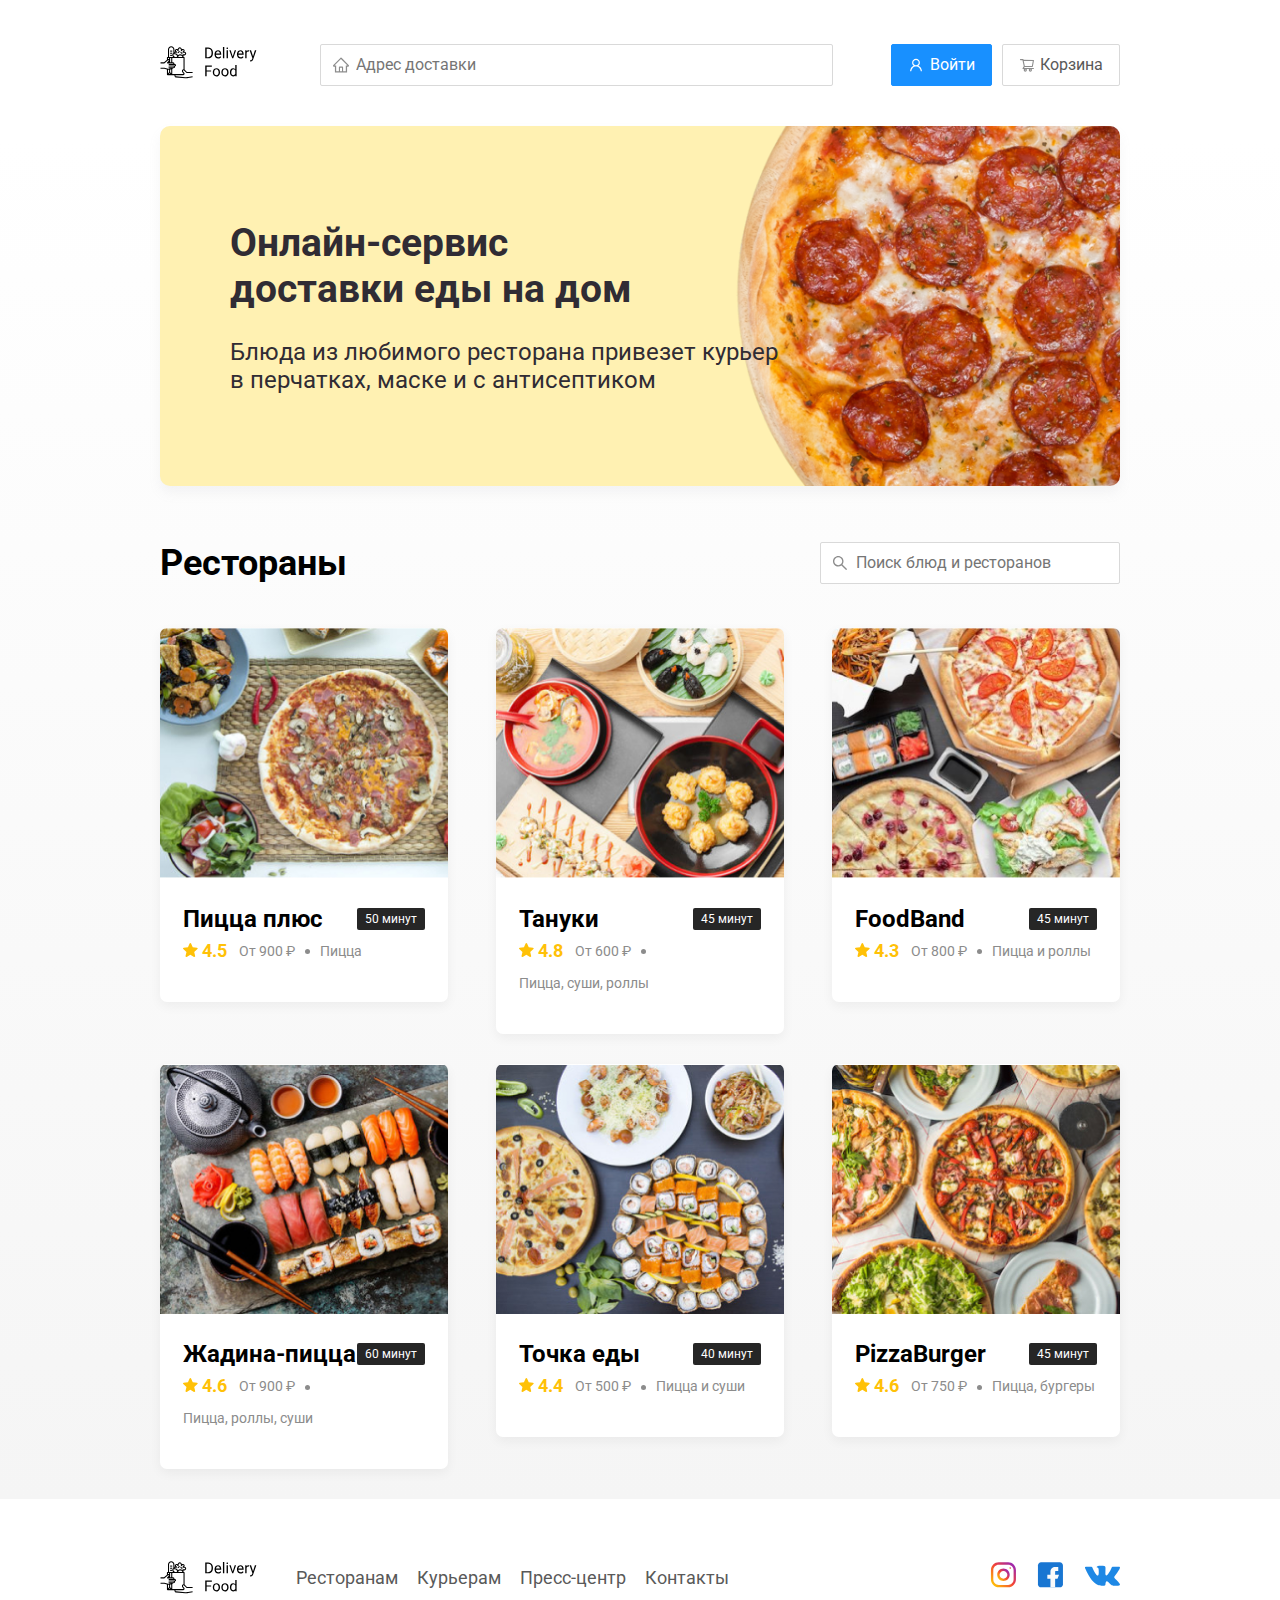
<file: Projects/Delivery Food/index.html>
<!DOCTYPE html>
<html lang="ru">
<head>
  <meta charset="UTF-8">
  <meta name="viewport" content="width=device-width, initial-scale=1.0">
  <title>Delivery Food - доставка еды на дом</title>
  <link rel="shortcut icon" href="img/favicon.png" type="image/png">
  <link href="https://fonts.googleapis.com/css2?family=Roboto:wght@400;700&display=swap&subset=cyrillic" rel="stylesheet">
  <link rel="stylesheet" href="css/normalize.css">
  <link rel="stylesheet" href="css/style.css">
</head>
<body>
  <div class="container">
    
    <!-- Шапка сайта -->
      <header class="header">
        <!-- Логотип -->
        <a href="index.html" class="logo"><img src="img\logo.svg " alt="Logo "></a>
        <!-- Поле адреса -->
        <input type="text" class="input input-address" placeholder="Адрес доставки">
        <!-- Кнопки -->
        <div class="buttons">
          <button class="button button-primary">
            <img src="img/user.svg" class="button-icon" alt="user">  
            <span button-text>Войти</span>
          </button>
          <button class="button " id="cart-button">
            <img src="img/shopping-cart.svg" class="button-icon" alt="shopping-cart">
            <span class="button-text">Корзина</span>
          </button>
        </div>
      </header>
      <!-- Конец шапки -->
  </div>
  <!-- /. conteiner -->

  <main class="main">
    <div class="container">
            <!-- Раздел PROMO -->
            <section class="promo">
              <h1 class="promo-title">Онлайн-сервис <br> доставки еды на дом</h1>
              <p class="promo-text">Блюда из любимого ресторана привезет курьер в перчатках, маске и с антисептиком</p>
            </section>

            <!-- Раздел RESTARANS -->
            <section class="restaurants">
              <section class="section-heading">
                <h2 class="section-title">Рестораны</h2>
                <input type="text" class="input input-search" placeholder="Поиск блюд и ресторанов">
              </section>

              <div class="cards">
                <a href="restaurant.html" class="card">
                  <img src="img/image.jpg" alt="image" class="card-image">
                  <div class="card-text">
                    <div class="card-heading">
                      <h3 class="card-title">Пицца плюс</h3>
                      <span class="card-tag tag">50 минут</span>
                    </div>
                    <!-- /.card-heading -->

                    <div class="card-info">
                      <div class="rating">
                        <img src="img/ratting.svg" alt="ratting" class="ratting-star">
                        4.5
                      </div>
                      <div class="price">От 900 ₽</div>
                      <div class="category">Пицца</div>
                    </div>
                    <!-- /.card-info -->
                  </div>
                </a>
                <!-- /.card -->

                <a href="restaurant.html" class="card">
                  <img src="img/image2.jpg" alt="image" class="card-image">
                  <div class="card-text">
                    <div class="card-heading">
                      <h3 class="card-title">Тануки</h3>
                      <span class="card-tag tag">45 минут</span>
                    </div>
                    <!-- /.card-heading -->

                    <div class="card-info">
                      <div class="rating"><img src="img/ratting.svg" alt="ratting" class="ratting-star">
                        4.8</div>
                      <div class="price">От 600 ₽</div>
                      <div class="category">Пицца, суши, роллы</div>
                    </div>
                    <!-- /.card-info -->
                  </div>
                </a>
                <!-- /.card -->

                <a href="restaurant.html" class="card">
                  <img src="img/image3.jpg" alt="image" class="card-image">
                  <div class="card-text">
                    <div class="card-heading">
                      <h3 class="card-title">FoodBand</h3>
                      <span class="card-tag tag">45 минут</span>
                    </div>
                    <!-- /.card-heading -->

                    <div class="card-info">
                      <div class="rating"><img src="img/ratting.svg" alt="ratting" class="ratting-star">
                        4.3</div>
                      <div class="price">От 800 ₽</div>
                      <div class="category">Пицца и роллы</div>
                    </div>
                    <!-- /.card-info -->
                  </div>
                </a>
                <!-- /.card -->

                <a href="restaurant.html" class="card">
                  <img src="img/image4.jpg" alt="image" class="card-image">
                  <div class="card-text">
                    <div class="card-heading">
                      <h3 class="card-title">Жадина-пицца</h3>
                      <span class="card-tag tag">60 минут</span>
                    </div>
                    <!-- /.card-heading -->

                    <div class="card-info">
                      <div class="rating"><img src="img/ratting.svg" alt="ratting" class="ratting-star">
                        4.6</div>
                      <div class="price">От 900 ₽</div>
                      <div class="category">Пицца, роллы, суши</div>
                    </div>
                    <!-- /.card-info -->
                  </div>
                </ф>
                <!-- /.card -->

                <a href="restaurant.html" class="card">
                  <img src="img/image5.jpg" alt="image" class="card-image">
                  <div class="card-text">
                    <div class="card-heading">
                      <h3 class="card-title">Точка еды</h3>
                      <span class="card-tag tag">40 минут</span>
                    </div>
                    <!-- /.card-heading -->

                    <div class="card-info">
                      <div class="rating"><img src="img/ratting.svg" alt="ratting" class="ratting-star">
                        4.4</div>
                      <div class="price">От 500 ₽</div>
                      <div class="category">Пицца и суши</div>
                    </div>
                    <!-- /.card-info -->
                  </div>
                </a>
                <!-- /.card -->

                <a href="restaurant.html" class="card">
                  <img src="img/image6.jpg" alt="image" class="card-image">
                  <div class="card-text">
                    <div class="card-heading">
                      <h3 class="card-title">PizzaBurger</h3>
                      <span class="card-tag tag">45 минут</span>
                    </div>
                    <!-- /.card-heading -->

                    <div class="card-info">
                      <div class="rating"><img src="img/ratting.svg" alt="ratting" class="ratting-star">
                        4.6</div>
                      <div class="price">От 750 ₽</div>
                      <div class="category">Пицца, бургеры</div>
                    </div>
                    <!-- /.card-info -->
                  </div>
                </a>
                <!-- /.card -->

              </div>
              <!-- /.cards -->
            </section>
    </div>
    <!-- /. container -->
  </main>  

  <footer class="footer">
    <div class="container">
      <div class="footer-block">
        <img src="img/logo.svg" alt="logo" class="logo footer-logo">
        <nav class="footer-nav">
          <a href="#" class="footer-link">Ресторанам</a>
          <a href="#" class="footer-link">Курьерам</a>
          <a href="#" class="footer-link">Пресс-центр</a>
          <a href="#" class="footer-link">Контакты</a>
        </nav>
        <div class="social-links">
          <a href="#" class="social-link"><img src="img/instagram.svg" alt="instagram"></a>
          <a href="#" class="social-link"><img src="img/facebook.svg" alt="facebook"></a>
          <a href="#" class="social-link"><img src="img/vk.svg" alt="vk"></a>
        </div>
        <!-- /.social-links -->
      </div>
      <!-- /.footerblock -->
    </div>
    <!-- /.container -->
  </footer>

    <div class="modal">
      <div class="modal-dialog">
        <div class="modal-header">
          <h3 class="modal-title">Корзина</h3>
          <button class="close">&times;</button>
        </div>
        <div class="modal-body">
          <div class="food-row">
            <span class="food-name">Ролл угорь стандарт</span>
            <strong class="food-price">250 ₽</strong>
            <div class="food-counter">
              <button class="counter-button">-</button>
              <span class="counter">1</span>
              <button class="counter-button">+</button>
            </div>
          </div>

          <div class="food-row">
            <span class="food-name">Ролл угорь стандарт</span>
            <strong class="food-price">250 ₽</strong>
            <div class="food-counter">
              <button class="counter-button">-</button>
              <span class="counter">1</span>
              <button class="counter-button">+</button>
            </div>
          </div>

          <div class="food-row">
            <span class="food-name">Ролл угорь стандарт</span>
            <strong class="food-price">250 ₽</strong>
            <div class="food-counter">
              <button class="counter-button">-</button>
              <span class="counter">1</span>
              <button class="counter-button">+</button>
            </div>
          </div>

          <div class="food-row">
            <span class="food-name">Ролл угорь стандарт</span>
            <strong class="food-price">250 ₽</strong>
            <div class="food-counter">
              <button class="counter-button">-</button>
              <span class="counter">1</span>
              <button class="counter-button">+</button>
            </div>
          </div>
        </div>

        <div class="modal-footer">
          <span class="modal-price-tag">1250 ₽</span>
          <div class="footer-buttons">
            <button class="button button-primary">Оформить заказ</button>
            <button class="button">Отмена</button>
          </div>
        </div>
      </div>
      <!-- /.modal-dialog -->
    </div>

  <script src="js/main.js"></script>
</body>
</html>
</file>
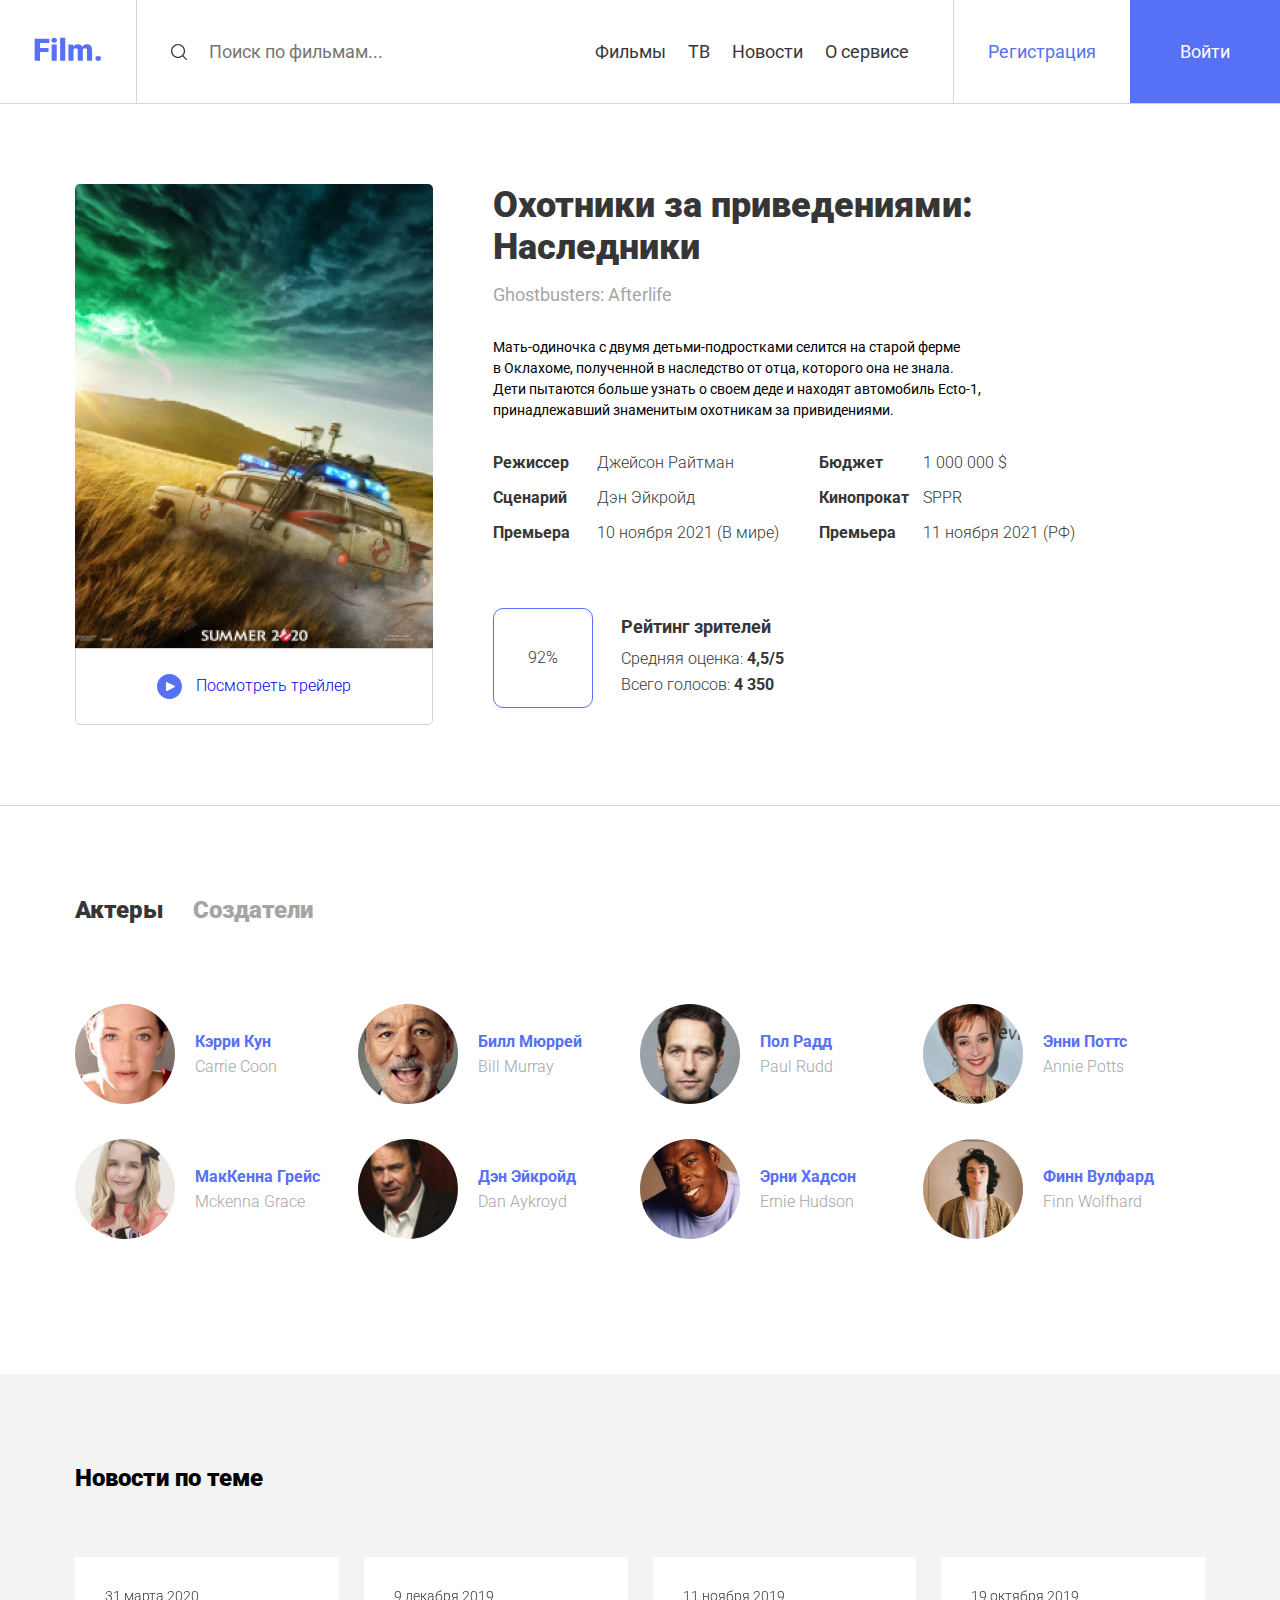
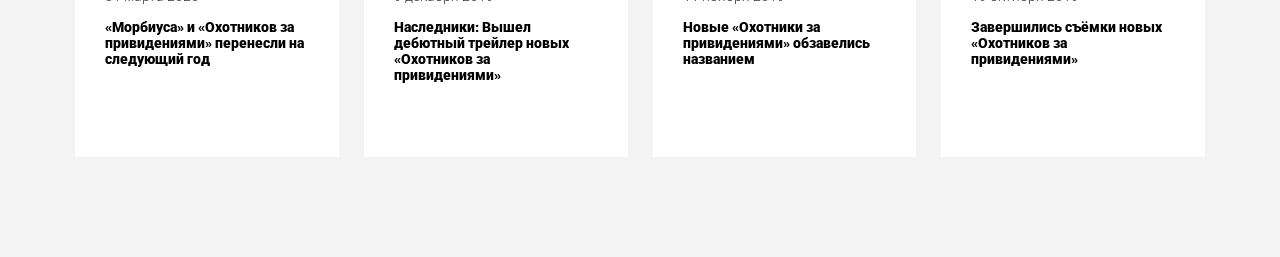
<file: Projects/Grostbasters/index.html>
<!DOCTYPE html>
<html lang="ru">

  <head>
    <meta charset="UTF-8">
    <meta http-equiv="X-UA-Compatible" content="IE=edge">
    <meta name="viewport" content="width=device-width, initial-scale=1.0">


    <link rel="shortcut icon" href="img/favicon.ico" type="image/x-icon">
    <link rel="preconnect" href="https://fonts.gstatic.com">
    <link href="https://fonts.googleapis.com/css2?family=Roboto:wght@300;700;900&display=swap" rel="stylesheet">
    <link rel="stylesheet" href="css/normalize.css">
    <link rel="stylesheet" href="css/jquery.fancybox.min.css">
    <link rel="stylesheet" href="css/swiper.min.css">
    <link rel="stylesheet" href="css/style.css">

    <title>Охотники за приведениями: Наследники</title>
  </head>

  <body>
    <header class="header">
      <a href="index.html" class="header-logo">
        <img src="img/logo.svg" alt="logo: film" class="logo">
      </a>
      <div class="line"></div>
      <div class="m-menu">
        <input type="search" class="search-input" placeholder="Поиск по фильмам...">
        <nav class="navigathion">
          <a href="" class="navigathion-link">Фильмы</a>
          <a href="" class="navigathion-link">ТВ</a>
          <a href="" class="navigathion-link">Новости</a>
          <a href="" class="navigathion-link">О сервисе</a>
        </nav>
        <div class="mobile-line">
          
        </div>
        <div class="botton-group">
          <button class="button sign-up">Регистрация</button>
          <button class="button login">Войти</button>
        </div>
      </div>
      
      <div class="mobile-buttons">
      <button class="search-button">
        <img src="img/search-icon.svg" alt="search-icon">
      </button>
      <button class="m-menu-button">
        <span class="menu-line"></span>
        <span class="menu-line"></span>
        <span class="menu-line"></span>
      </button>
    </div>
    <!-- /.mobile-button -->
    </header>
    <!-- /.header -->

    

    <section class="film">
      <div class="container">
        <div class="film-wraper">
          <div class="film-trailer">
            <img src="img/poster.jpg" alt="poster" class="poster">
            <a 
             data-fancybox
             href="https://www.youtube.com/watch?v=84a2VD68hJU"
             class="trailer-button"
             
             >
              <img src="img/play.svg" alt="play" class="trailer-button-icon">
              <span class="trailer-button-text">
                Посмотреть трейлер
              </span>
            </a>
          </div>
          <!-- /.film-trailer -->

          <div class="film-text">
              <h1 class="film-title">
                Охотники за приведениями: <br> Наследники
              </h1>
              <span class="film-subtitle">Ghostbusters: Afterlife</span>
              <p class="film-description">
                Мать-одиночка с двумя детьми-подростками селится на старой ферме 
                в&nbsp;Оклахоме, полученной в наследство от
                отца, которого она не знала. Дети&nbsp;пытаются больше узнать о своем деде и находят автомобиль Ecto-1,
                принадлежавший знаменитым охотникам за привидениями.
              </p>
            
            
            <div class="about-film">
              <div class="left-side">
                <span class="about-text">
                  <strong class="about-text-bold">Режиссер</strong>
                  <span class="about-text-reg">Джейсон Райтман</span>
                </span>
                <span class="about-text">
                  <strong class="about-text-bold">Сценарий</strong>
                  <span class="about-text-reg">Дэн Эйкройд</span>
                </span>
                <span class="about-text">
                  <strong class="about-text-bold">Премьера</strong>
                  <span class="about-text-reg">
                    10 ноября 2021 (В мире)
                  </span>
                </span>
              </div>
              <!-- /.left-side -->

              <div class="right-side">
                <span class="about-text">
                  <strong class="about-text-bold">Бюджет</strong>
                  <span class="about-text-reg">1 000 000 $</span>
                </span>
                <span class="about-text">
                  <strong class="about-text-bold">Кинопрокат</strong>
                  <span class="about-text-reg">SPPR</span>
                </span>
                <span class="about-text">
                  <strong class="about-text-bold">Премьера</strong>
                  <span class="about-text-reg">
                    11 ноября 2021 (РФ)
                  </span>
                </span>
              </div>
              <!-- /.right-side -->
            </div>
            <!-- /.about-film -->
            <div class="ratting">
              <div class="ratting-counter">92%</div>
              <div class="ratting-descripthion">
                <h3 class="ratting-title">Рейтинг зрителей</h3>
                <span class="ratting-text">Средняя оценка: 
                  <strong class="rattin-text-bold">4,5/5</strong>
                </span>
                <span class="ratting-text">Всего голосов: 
                  <strong class="rattin-text-bold">4 350</strong>
                </span>
              </div>
              <!-- /.film-ratting-text -->
            </div>
            <!-- /.film-ratting -->
          </div>
          <!-- /film-descripthion -->
          
        </div>
        <!-- /.film-wraper -->
      </div>
      <!-- /.container -->
    </section>
    <!-- /.film -->

    <section class="cast">
      <div class="container">
        <div class="tabs">
          <h2 class="tab section-title active" data-target='#actors'>Актеры</h2>
          <h2 class="tab section-title" data-target="#creators">Создатели</h2>
        </div>
        <div class="tabs-content visible" id="actors">
          <div class="card">
            <img src="img/actors/1.png" alt="avatar" class="card-img">
            <div class="card-text">
              <h3 class="name">Кэрри Кун</h3>
              <span class="en-name">Carrie Coon</span>
            </div>
          </div>
          <!-- /.card -->
          <div class="card">
            <img src="img/actors/2.png" alt="avatar" class="card-img">
            <div class="card-text">
              <h3 class="name">Билл Мюррей</h3>
              <span class="en-name">Bill Murray</span>
            </div>
          </div>
          <!-- /.card -->
          <div class="card">
            <img src="img/actors/3.png" alt="avatar" class="card-img">
            <div class="card-text">
              <h3 class="name">Пол Радд</h3>
              <span class="en-name">Paul Rudd</span>
            </div>
          </div>
          <!-- /.card -->
          <div class="card">
            <img src="img/actors/4.png" alt="avatar" class="card-img">
            <div class="card-text">
              <h3 class="name">Энни Поттс</h3>
              <span class="en-name">Annie Potts</span>
            </div>
          </div>
          <!-- /.card -->
          <div class="card">
            <img src="img/actors/5.png" alt="avatar" class="card-img">
            <div class="card-text">
              <h3 class="name">МакКенна Грейс</h3>
              <span class="en-name">Mckenna Grace</span>
            </div>
          </div>
          <!-- /.card -->
          <div class="card">
            <img src="img/actors/6.png" alt="avatar" class="card-img">
            <div class="card-text">
              <h3 class="name">Дэн Эйкройд</h3>
              <span class="en-name">Dan Aykroyd</span>
            </div>
          </div>
          <!-- /.card -->
          <div class="card">
            <img src="img/actors/7.png" alt="avatar" class="card-img">
            <div class="card-text">
              <h3 class="name">Эрни Хадсон</h3>
              <span class="en-name">Ernie Hudson</span>
            </div>
          </div>
          <!-- /.card -->
          <div class="card">
            <img src="img/actors/8.png" alt="avatar" class="card-img">
            <div class="card-text">
              <h3 class="name">Финн Вулфард</h3>
              <span class="en-name">Finn Wolfhard</span>
            </div>
          </div>
          <!-- /.card -->   
        </div>
        <!-- /.tabs-content -->

        <div class="tabs-content" id="creators">
          <div class="card">
            <img src="img/avtors/avtorFilm.jpg" alt="avatar" class="card-img">
            <div class="card-text">
              <h3 class="name">Джейсон Райтман</h3>
              <span class="en-name">Jason Reitman</span>
            </div>
          </div>
          <!-- /.card -->
          <div class="card">
            <img src="img/avtors/PhotoAvtor.jpg" alt="avatar" class="card-img">
            <div class="card-text">
              <h3 class="name">Колцун Никита</h3>
              <span class="en-name">Koltsun Nikita <br> © Создатель сайта</span>
            </div>
          </div>
          <!-- /.card -->
        </div>
        <!-- /.tabs-content -->
      </div>
      <!-- /.container -->
    </section>
    <!-- /.cast -->

    <section class="news">
      <div class="container">
        <h2 class="section-title section-news-title">Новости по теме</h2>
        <!-- Slider main container -->
        <div class="swiper-container">
          <!-- Additional required wrapper -->
          <div class="swiper-wrapper">
            <!-- Slides -->
            <div class="swiper-slide">
             <div class="news-card">
               <span class="news-date">31 марта 2020</span>
               <h3 class="news-title">«Морбиуса» и «Охотников за привидениями» перенесли на следующий год</h3>
             </div>
             <!-- /.news-card -->
            </div>
            <!-- ./slide -->
            <div class="swiper-slide">
              <div class="news-card">
                <span class="news-date">9 декабря 2019</span>
                <h3 class="news-title">Наследники: Вышел дебютный трейлер новых «Охотников за привидениями»</h3>
              </div>
              <!-- /.news-card -->
            </div>
            <!-- ./slide -->
            <div class="swiper-slide">
              <div class="news-card">
                <span class="news-date">11 ноября 2019</span>
                <h3 class="news-title">Новые «Охотники за привидениями» обзавелись названием</h3>
              </div>
              <!-- /.news-card -->
            </div>
            <!-- ./slide -->
            <div class="swiper-slide">
              <div class="news-card">
                <span class="news-date">19 октября 2019</span>
                <h3 class="news-title">Завершились съёмки новых «Охотников за привидениями»</h3>
              </div>
              <!-- /.news-card -->
            </div>
            <!-- ./slide -->
          </div>
          <!-- ./swiper wraper -->
          <button class="button-next">
            <img src="img/arrow.svg" alt="arrow">
          </button>
        </div>
        <!-- /.swiper-container -->  
      </div>
      <!-- /.container -->
    </section>
    <!-- /.news -->

    <script src="js/jquery-3.6.0.min.js"></script>
    <script src="js/jquery.fancybox.min.js"></script>
    <script src="js/swiper.min.js"></script>
    <script src="js/main.js"></script>
  </body>

</html>
</file>
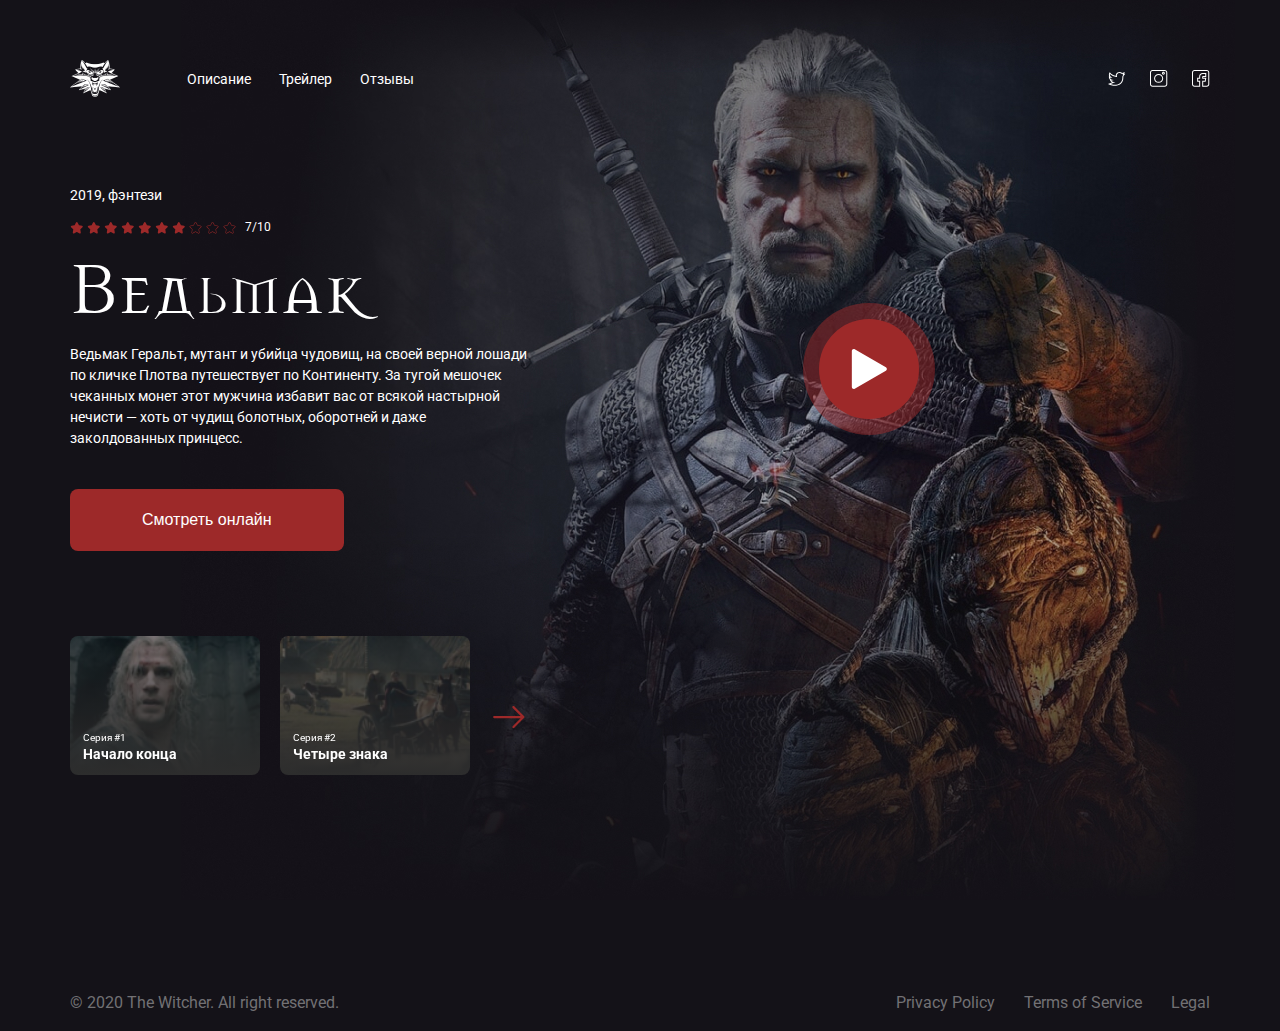
<file: Projects/The Witcher/index.html>
<!DOCTYPE html>
<html lang="ru">

<head>
  <meta charset="UTF-8">
  <meta name="viewport" content="width=device-width, initial-scale=1.0">
  <meta http-equiv="X-UA-Compatible" content="ie=edge">
  <title>Ведьмак - официальный сайт сериала</title>
  <link href="https://fonts.googleapis.com/css?family=Roboto:400,700&display=swap&subset=cyrillic" rel="stylesheet">
  <link rel="stylesheet" href="css/swiper.min.css">
  <link rel="stylesheet" href="css/reset.css">
  <link rel="stylesheet" href="css/style.css">
</head>

<body>
  <header>
    <div class="container">

      <div class="header">
        
        <img src="img/logo.png" alt="Логотип Ведьмак" class="logo">

        <nav class="menu-list">
          <a href="#" class="menu-link">Описание</a>
          <a href="#" class="menu-link">Трейлер</a>
          <a href="#" class="menu-link">Отзывы</a>
        </nav>
        <!-- /.menu-list -->

        <div class="social">
          <a href="#" class="social-link"><img src="img/social/twitter.svg" alt="twitter"></a>
          <a href="#" class="social-link"><img src="img/social/instagram.svg" alt="instagram"></a>
          <a href="#" class="social-link"><img src="img/social/facebook.svg" alt="facebook"></a>
        </div>
        <!-- /.social -->
      </div>
      <!-- /.header -->
    </div>
      
    <div class="menu-button"></div>
    <!-- /.container -->
  </header>

  <main>
    <div class="container">
      <div class="main-content">
        <div class="content">
            <span class="genre">2019, фэнтези</span>

            <div class="rating">
              <div class="reting-stars">
                <img src="img/star.svg" alt="star" class="star">
                <img src="img/star.svg" alt="star" class="star">
                <img src="img/star.svg" alt="star" class="star">
                <img src="img/star.svg" alt="star" class="star">
                <img src="img/star.svg" alt="star" class="star">
                <img src="img/star.svg" alt="star" class="star">
                <img src="img/star.svg" alt="star" class="star">
                <img src="img/star-o.svg" alt="star-o" class="star-o">
                <img src="img/star-o.svg" alt="star-o" class="star-o">
                <img src="img/star-o.svg" alt="star-o" class="star-o">
              </div>
              <!-- /.reting-stars -->
              <div class="rating-number">7/10</div>
            </div>
            <!-- /.rating -->

            <h1 class="main-title">Ведьмак</h1>
              <!-- /.ЗаголовокГлавный -->
            <p class="main-description">Ведьмак Геральт, мутант и убийца чудовищ, на своей верной лошади по кличке Плотва путешествует по Континенту. За тугой
            мешочек чеканных монет этот мужчина избавит вас от всякой настырной нечисти — хоть от чудищ болотных, оборотней и даже
            заколдованных принцесс.</p>
            <!-- /.ТекстГлавногоЗаголовка -->

            <button class="button">Смотреть онлайн</button>
        </div>
        <!-- /.content -->

        <button class="play">
          <img src="img/play.svg" alt="play" class="play-img">
        </button>
        <!-- /.buttonPlay -->
      </div>
      <!-- /.main-content -->

      <div class="serias">
        <div class="swiper-container">
          <div class="swiper-wrapper">
            <div class="swiper-slide">
              <div class="card serias-1">
                  <span class="card-subtitle">Серия #1</span>
                  <h2 class="card-title">Начало конца</h2>
              </div>
            </div>
                
            <div class="swiper-slide">
              <div class="card serias-2">
                <span class="card-subtitle">Серия #2</span>
                <h2 class="card-title">Четыре знака</h2>
              </div>
            </div>
                
            <div class="swiper-slide">
              <div class="card serias-3">
                <span class="card-subtitle">Серия #3</span>
                <h2 class="card-title">Предательская луна</h2>
              </div>
            </div>

            <div class="swiper-slide">
              <div class="card serias-4">
                <span class="card-subtitle">Серия #4</span>
                <h2 class="card-title">Банкеты, ублюдки и похороны</h2>
              </div>
            </div>



            <div class="swiper-slide">
              <div class="card serias-5">
                <span class="card-subtitle">Серия #5</span>
                <h2 class="card-title">Сдерживаемые аппетиты</h2>
              </div>
            </div>

            <div class="swiper-slide">
              <div class="card serias-6">
                <span class="card-subtitle">Серия #6</span>
                <h2 class="card-title">Редкие виды</h2>
              </div>
            </div>

            <div class="swiper-slide">
              <div class="card serias-7">
                <span class="card-subtitle">Серия #7</span>
                <h2 class="card-title">Перед падением</h2>
              </div>
            </div>

            <div class="swiper-slide">
              <div class="card serias-8">
                <span class="card-subtitle">Серия #8</span>
                <h2 class="card-title">Нечто большее</h2>
              </div>
            </div>

          </div>
          <!--/.swiper-wrapper  -->     
        </div>
        <!-- /.swiper-container -->
                
       <button class="arrow"></button>
      </div>
      <!-- /.serias -->

    </div>
    <!-- /.container -->
  </main>

  <footer class="footer">
    <div class="container">
      <div class="footer-content">
        <div class="left">
            <span class="copyright">© 2020 The Witcher. All right reserved.</span>
        </div>
        <!-- /.LEFT -->

        <div class="right">
          <nav class="footer-menu">
            <a href="#" class="footer-link">Privacy Policy</a>
            <a href="#" class="footer-link">Terms of Service</a>
            <a href="#" class="footer-link">Legal</a>
          </nav>
        </div>
        <!-- /.RIGHT -->
      </div>
      <!-- /.FOTER_CONTAINER -->
    </div>
    <!-- /.container -->
  </footer>
  <!-- ./footer -->


  <script src="js/swiper.min.js"></script>
  <script src="js/main.js"></script>

</body>
</html>
</file>
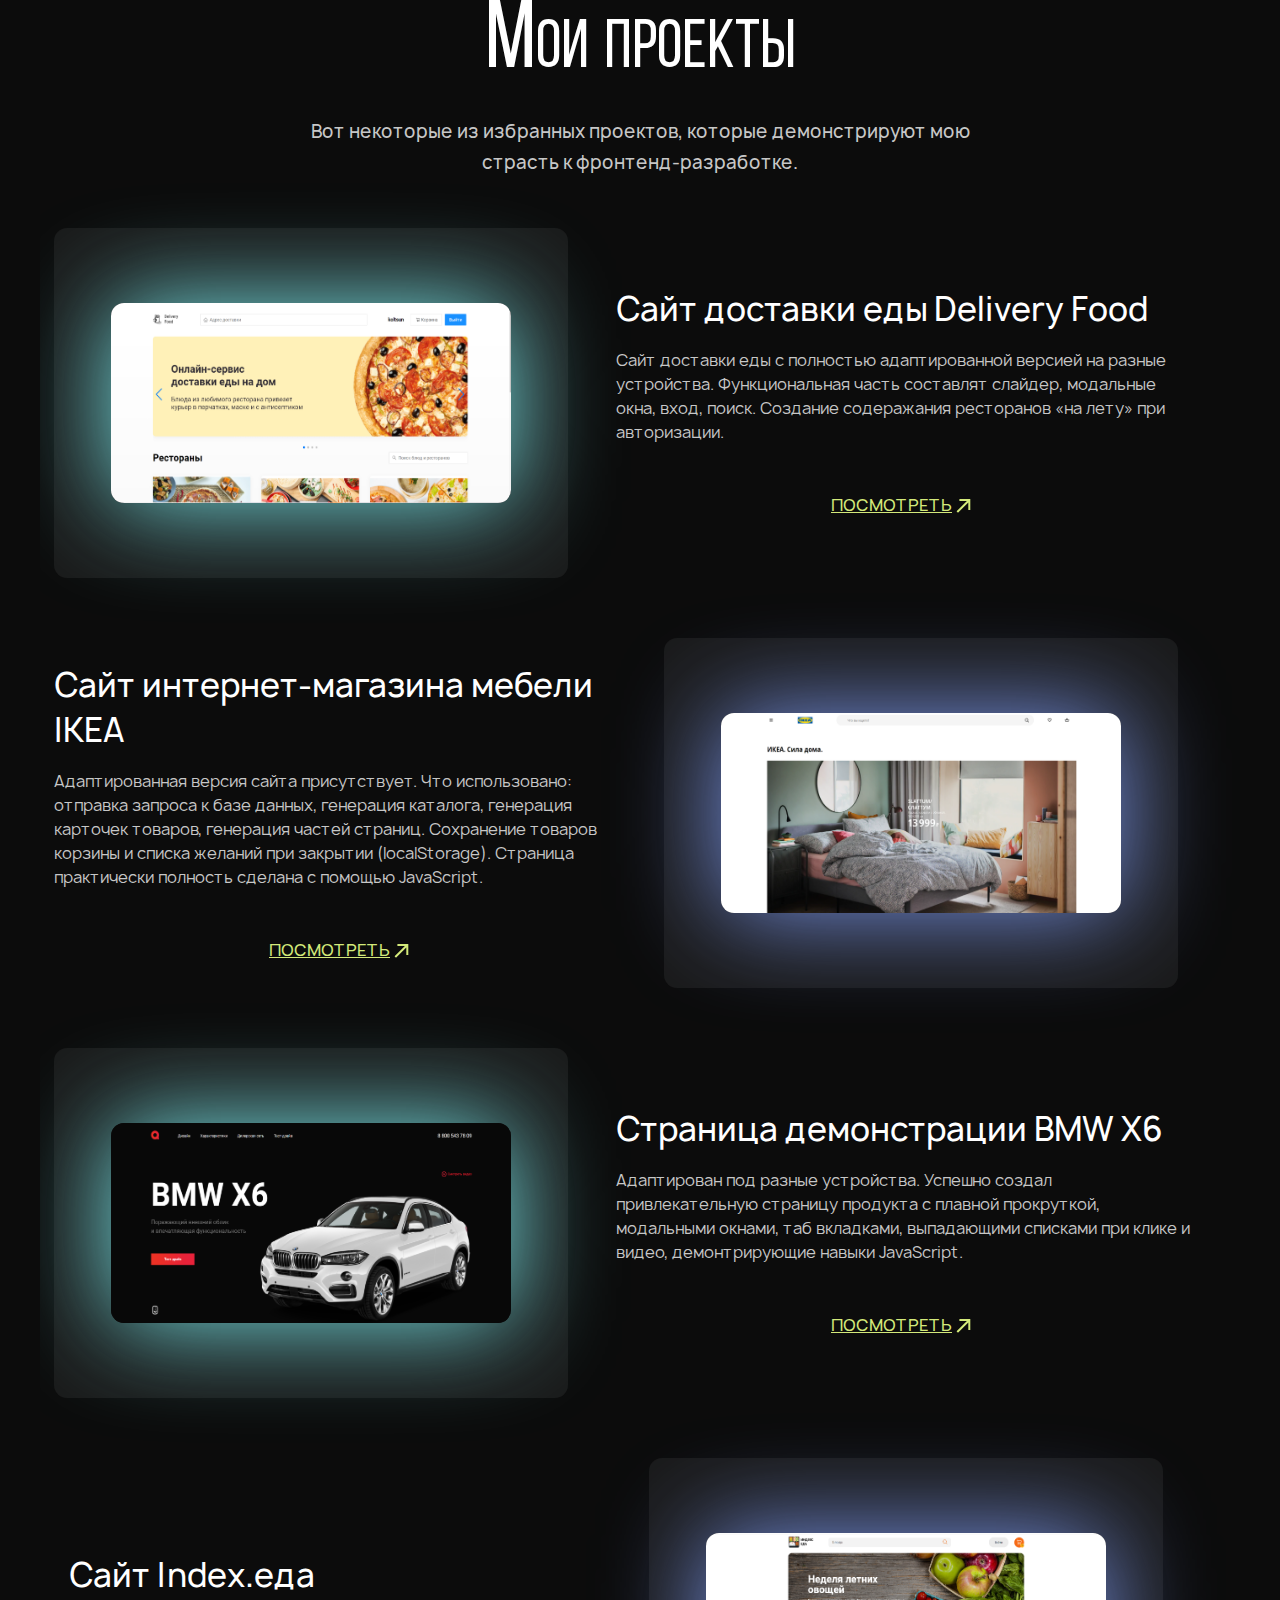
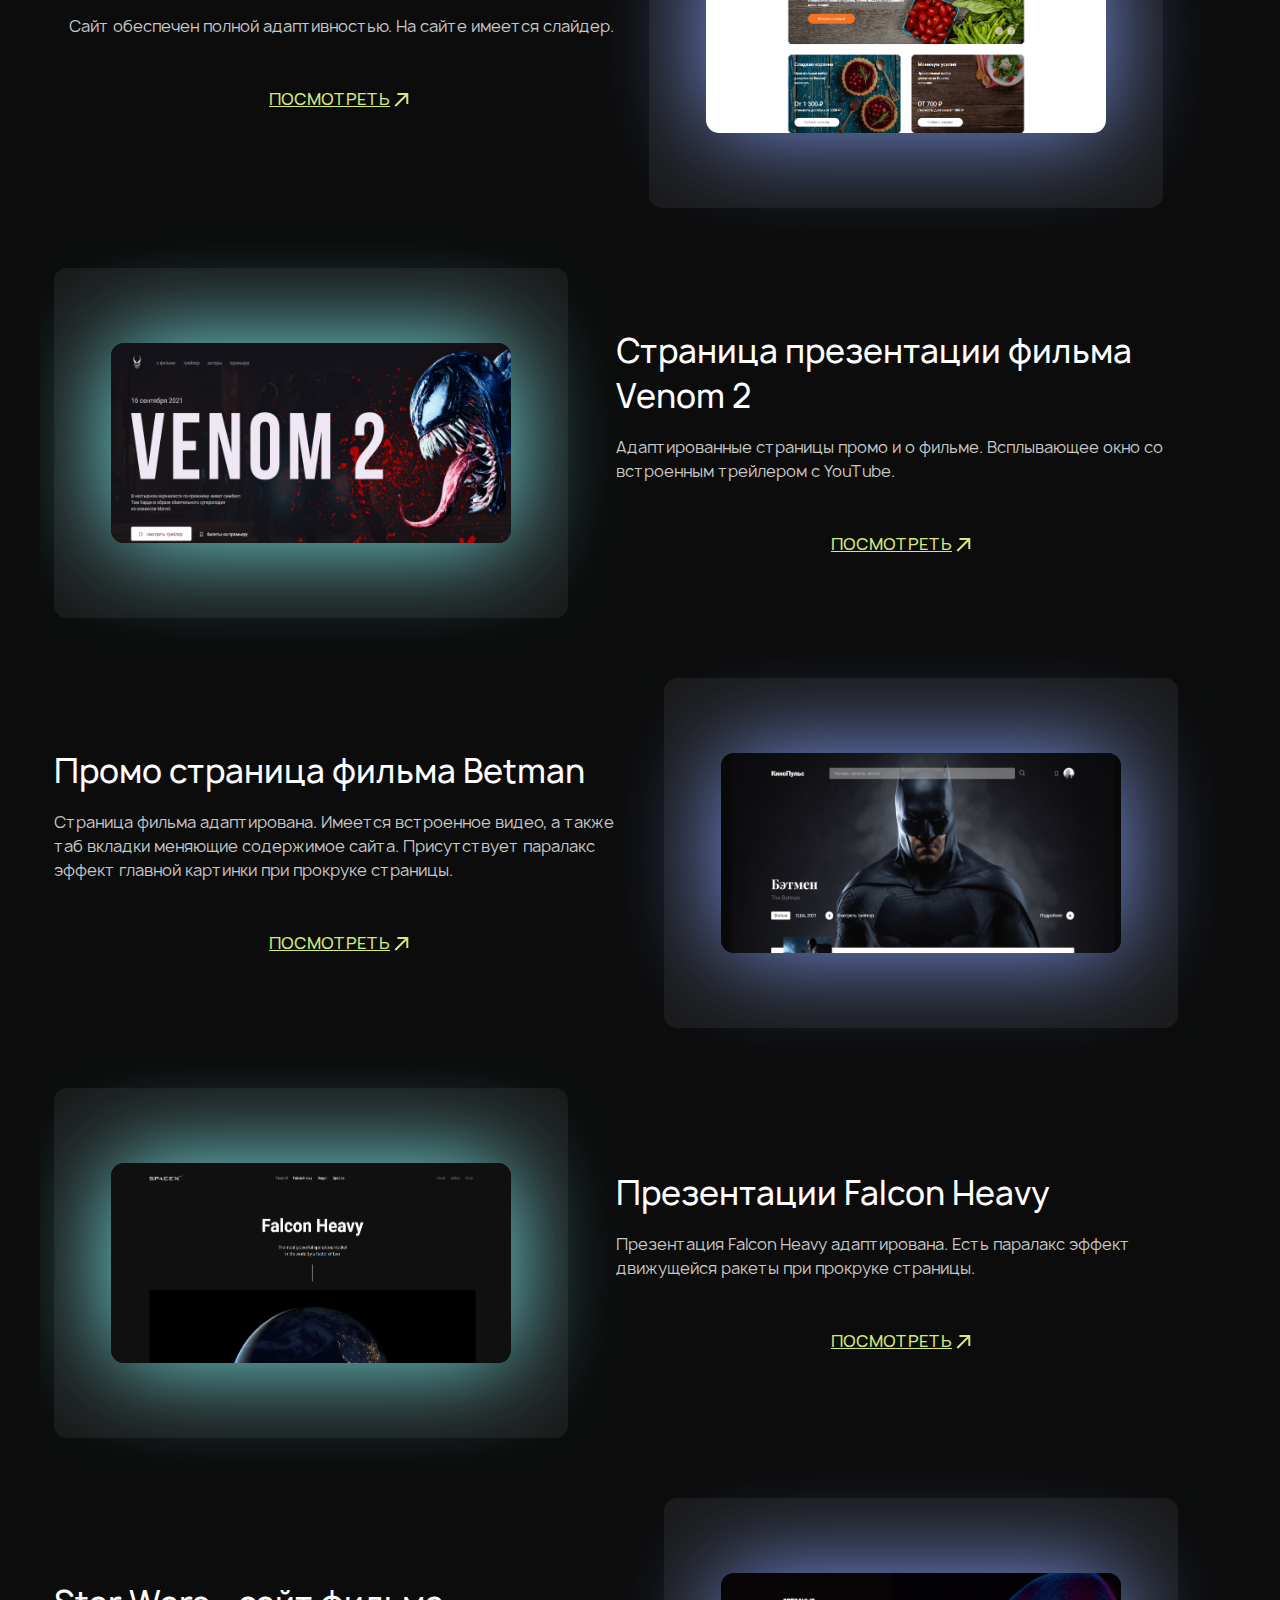
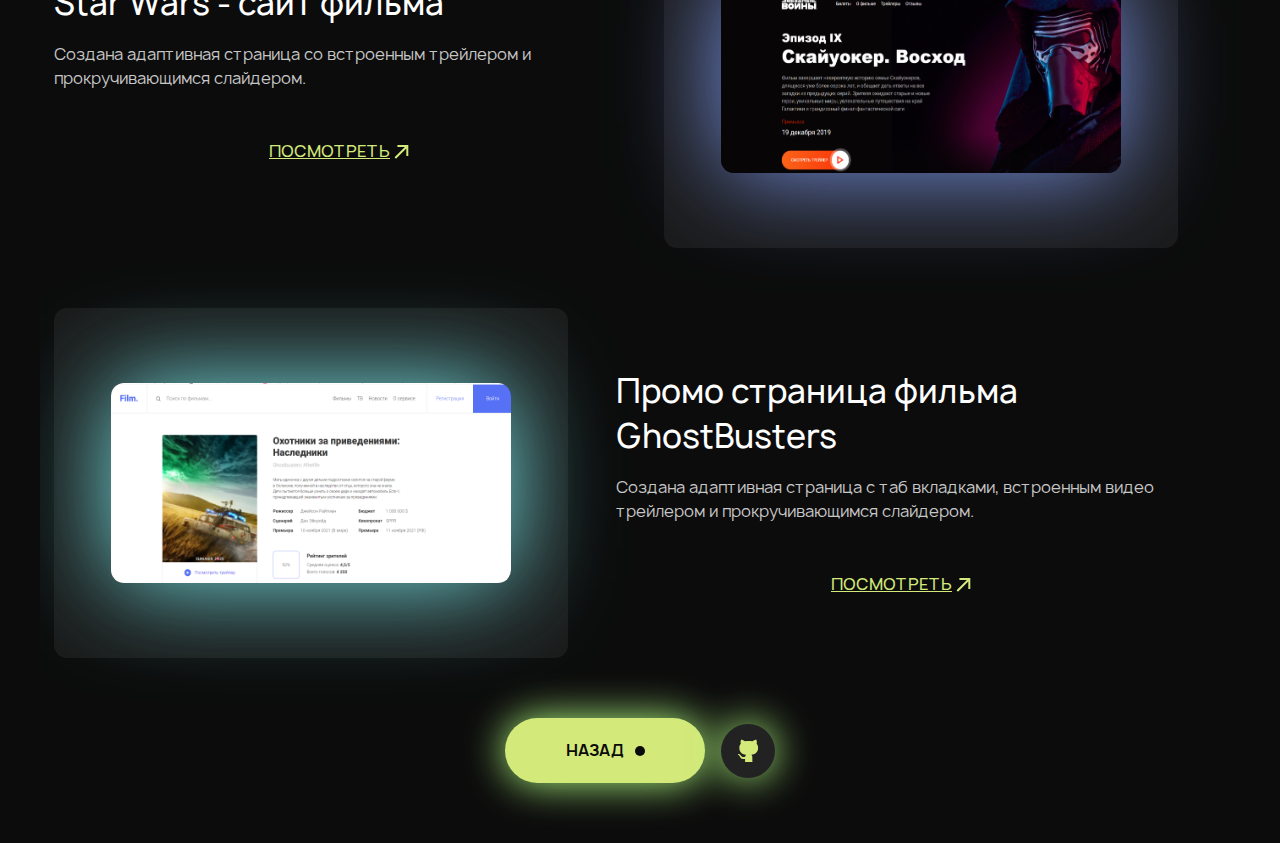
<file: projects.html>
<!DOCTYPE html>
<html lang="ru">
<head>
    <meta charset="UTF-8">
    <meta name="viewport" content="width=device-width, initial-scale=1.0">
    <link rel="stylesheet" href="./css/normalize.css">
    <link rel="stylesheet" href="./css/fonts.css">
    <link rel="stylesheet" href="./css/style.css">
    <script defer src="./js/script.js"></script>
    <script defer src="./js/smoothscroll.js"></script>
    <title>Koltsun Nikita - Projects</title>
</head>
<body>
    <main class="container">
        
        <section class="projects">
            <div class="projects__info">
                <h2 class="projects__section__title section-title">Мои проекты</h2>
                <p class="section-text projects__section-text">
                    Вот некоторые из избранных проектов, которые демонстрируют мою страсть к&nbsp;фронтенд-разработке.
                </p>
            </div>

            <div class="project">
                <div class="project__wrapper">
                    <img src="./img/projects/work1.jpg" alt="project__img" class="project__img">
                </div>
                <div class="project__content">
                    <h3 class="project__title">Сайт доставки еды Delivery Food</h3>
                    <p class="project__description">
                        Сайт доставки еды с полностью адаптированной версией на разные устройства.
                        Функциональная часть составлят слайдер, модальные окна, вход, поиск.
                        Создание содеражания ресторанов «на лету» при авторизации.
                    </p>
                    <a target="_blank" href="https://koltsun-nikitos.github.io/JsDelivery/" class="project__link">
                        <p class="project__link__text">Посмотреть</p>
                        <img src="./img/projects/project-arrow.svg" alt="project link img" class="project__link__img">
                    </a>
                </div>
            </div>

            <div class="project">
                <div class="project__content">
                    <h3 class="project__title">Сайт интернет-магазина мебели IKEA</h3>
                    <p class="project__description">
                        Адаптированная версия сайта присутствует.
                        Что использовано: отправка запроса к базе данных, генерация каталога,
                        генерация карточек товаров, генерация частей страниц. 
                        Сохранение товаров корзины и списка желаний при закрытии (localStorage).
                        Страница практически полность сделана с помощью JavaScript.
                    </p>
                    <a target="_blank" href="https://koltsun-nikitos.github.io/IkeaJs/index.html" class="project__link">
                        <p class="project__link__text">Посмотреть</p>
                        <img src="./img/projects/project-arrow.svg" alt="project link img" class="project__link__img">
                    </a>
                </div>
                <div class="project__wrapper">
                    <img src="./img/projects/work2.jpg" alt="project__img" class="project__img--right">
                </div>
                
            </div>

            <div class="project">
                <div class="project__wrapper">
                    <img src="./img/projects/work4.jpg" alt="project__img" class="project__img ">
                </div>
                <div class="project__content">
                    <h3 class="project__title">Страница демонстрации BMW X6</h3>
                    <p class="project__description">
                        Адаптирован под разные устройства.
                        Успешно создал привлекательную страницу продукта с плавной прокруткой,
                        модальными окнами, таб вкладками, выпадающими списками при&nbsp;клике и видео,
                        демонтрирующие навыки JavaScript.
                    </p>
                    <a target="_blank" href="https://koltsun-nikitos.github.io/BMVJS/" class="project__link">
                        <p class="project__link__text">Посмотреть</p>
                        <img src="./img/projects/project-arrow.svg" alt="project link img" class="project__link__img">
                    </a>
                </div>
            </div>

            <div class="project">
                <div class="project__content">
                    <h3 class="project__title">Сайт Index.еда</h3>
                    <p class="project__description">
                        Сайт обеспечен полной адаптивностью. На сайте имеется слайдер.
                    </p>
                    <a target="_blank" href="https://koltsun-nikitos.github.io/index-eda/" class="project__link">
                        <p class="project__link__text">Посмотреть</p>
                        <img src="./img/projects/project-arrow.svg" alt="project link img" class="project__link__img">
                    </a>
                </div>

                <div class="project__wrapper">
                    <img src="./img/projects/work5.jpg" alt="project__img" class="project__img--right">
                </div>
                
            </div>

            <div class="project">
                <div class="project__wrapper">
                    <img src="./img/projects/work7.jpg" alt="project__img" class="project__img">
                </div>
                <div class="project__content">
                    <h3 class="project__title">Страница презентации фильма Venom 2</h3>
                    <p class="project__description">
                        Адаптированные страницы промо и о фильме. 
                        Всплывающее окно со встроенным трейлером с YouTube.
                    </p>
                    <a target="_blank" href="https://koltsun-nikitos.github.io/venom2/" class="project__link">
                        <p class="project__link__text">Посмотреть</p>
                        <img src="./img/projects/project-arrow.svg" alt="project link img" class="project__link__img">
                    </a>
                </div>
            </div>

            <div class="project">
                <div class="project__content">
                    <h3 class="project__title">Промо страница фильма Betman</h3>
                    <p class="project__description">
                        Страница фильма адаптирована. Имеется встроенное видео, а 
                        также таб вкладки меняющие содержимое сайта. Присутствует паралакс эффект 
                        главной картинки при прокруке страницы.
                    </p>
                    <a target="_blank" href="https://koltsun-nikitos.github.io/batman/" class="project__link">
                        <p class="project__link__text">Посмотреть</p>
                        <img src="./img/projects/project-arrow.svg" alt="project link img" class="project__link__img">
                    </a>
                </div>

                <div class="project__wrapper">
                    <img src="./img/projects/work13.jpg" alt="project__img" class="project__img--right">
                </div>
                
            </div>

            <div class="project">
                <div class="project__wrapper">
                    <img src="./img/projects/work14.jpg" alt="project__img" class="project__img">
                </div>
                <div class="project__content">
                    <h3 class="project__title">Презентации Falcon Heavy</h3>
                    <p class="project__description">
                        Презентация Falcon Heavy адаптирована. 
                        Есть паралакс эффект движущейся ракеты при прокруке страницы.
                    </p>
                    <a target="_blank" href="https://koltsun-nikitos.github.io/space_x/" class="project__link">
                        <p class="project__link__text">Посмотреть</p>
                        <img src="./img/projects/project-arrow.svg" alt="project link img" class="project__link__img">
                    </a>
                </div>
            </div>

            <div class="project">
                <div class="project__content">
                    <h3 class="project__title">Star Wars - сайт фильма</h3>
                    <p class="project__description">
                        Создана адаптивная страница со встроенным трейлером и 
                        прокручивающимся слайдером.
                    </p>
                    <a target="_blank" href="https://koltsun-nikitos.github.io/starwars/" class="project__link">
                        <p class="project__link__text">Посмотреть</p>
                        <img src="./img/projects/project-arrow.svg" alt="project link img" class="project__link__img">
                    </a>
                </div>
                <div class="project__wrapper">
                    <img src="./img/projects/work12.jpg" alt="project__img" class="project__img--right">
                </div>
                
            </div>

            <div class="project">
                <div class="project__wrapper">
                    <img src="./img/projects/work16.jpg" alt="project__img" class="project__img">
                </div>
                <div class="project__content">
                    <h3 class="project__title">Промо страница фильма GhostBusters</h3>
                    <p class="project__description">
                        Создана адаптивная страница с таб вкладками, встроенным видео трейлером
                        и прокручивающимся слайдером. 
                    </p>
                    <a target="_blank" href="https://koltsun-nikitos.github.io/Ghostbusters/" class="project__link">
                        <p class="project__link__text">Посмотреть</p>
                        <img src="./img/projects/project-arrow.svg" alt="project link img" class="project__link__img">
                    </a>
                </div>
            </div>

            <div class="group-buttons">
                <a href="./index.html" class="group-button--long">
                    <span class="group-button__text">Назад</span>
                    <div class="group-button__dot"></div>
                </a>
                <a target="_blank" href="https://github.com/koltsun-nIkitos" class="group-button--circle light">
                    <svg class="group-button__img icon-link" id="Layer_1" enable-background="new 0 0 152 152"
                        viewBox="0 0 152 152" xmlns="http://www.w3.org/2000/svg">
                        <path id="Icon"
                            d="m53.1 141c4.6 0 5.9-1.8 5.9-4.1s0-7.3-.1-14.4c-23.9 5.1-29-11.4-29-11.4-3.9-9.7-9.6-12.4-9.6-12.4-7.8-5.2.6-5.1.6-5.1 8.6.6 13.2 8.7 13.2 8.7 7.7 13 20.1 9.2 25 7 .4-4.3 2.3-8.4 5.5-11.4-19.1-2.1-39.2-9.4-39.2-41.8-.1-8.4 3.1-16.6 8.9-22.7-1-2.1-3.9-10.7.7-22.4 0 0 7.2-2.3 23.7 8.7 14.1-3.8 28.9-3.8 43 0 16.3-10.9 23.6-8.7 23.6-8.7 4.6 11.6 1.7 20.2.9 22.4 5.8 6.1 8.9 14.3 8.8 22.7 0 32.5-20.1 39.6-39.3 41.7 3 2.5 5.8 7.7 5.8 15.6 0 11.4-.1 20.4-.1 23.1 0 2.2 1 4 5.9 4z"
                            style="">
                        </path>
                    </svg>
                </a>
            </div>
            
        </section>
        <!-- ./projects -->
            
        
    </main>
</body>
</html>
</file>
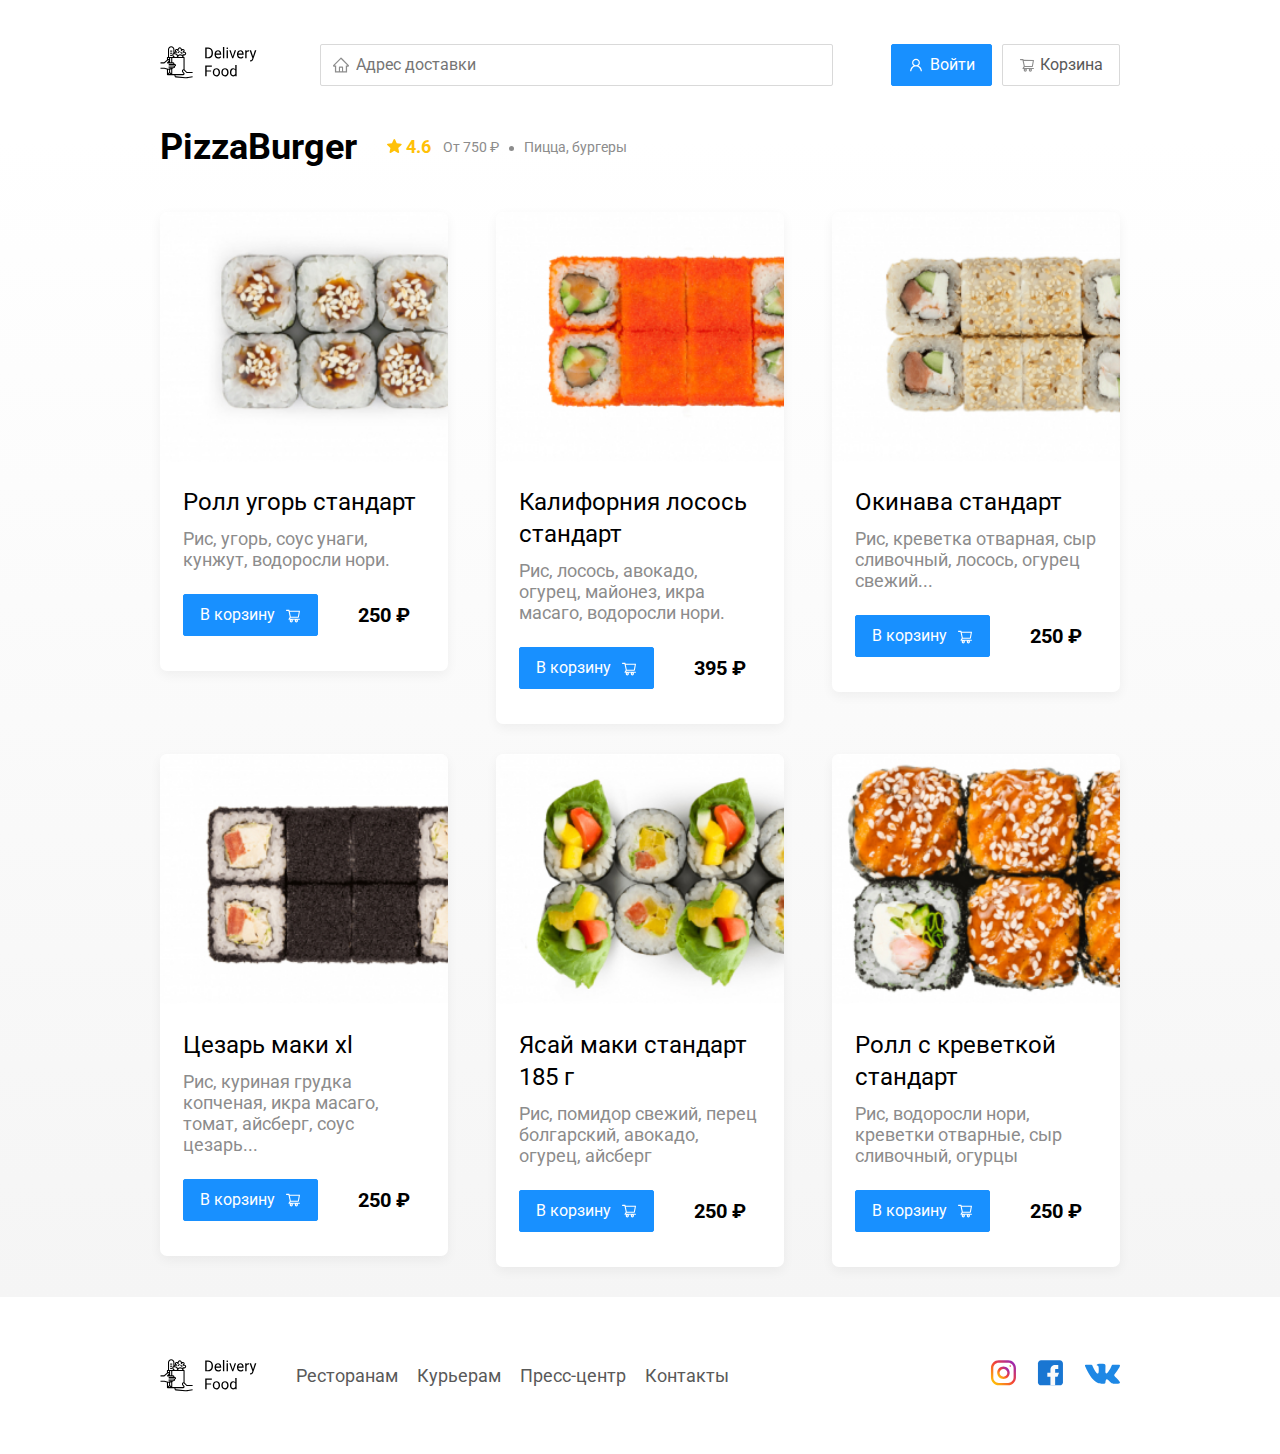
<file: Projects/Delivery Food/restaurant.html>
<!DOCTYPE html>
<html lang="ru">
<head>
  <meta charset="UTF-8">
  <meta name="viewport" content="width=device-width, initial-scale=1.0">
  <title>PizzaBurger - доставка еды на дом</title>
  <link rel="shortcut icon" href="img/favicon.png" type="image/png">
  <link href="https://fonts.googleapis.com/css2?family=Roboto:wght@400;700&display=swap&subset=cyrillic" rel="stylesheet">
  <link rel="stylesheet" href="css\normalize.css">
  <link rel="stylesheet" href="css/style.css">
</head>
<body>
  <div class="container">
    
    <!-- Шапка сайта -->
      <header class="header">
        <!-- Логотип -->
        <a href="index.html"><img src="img\logo.svg" alt="Logo" class="logo"></a>
        <!-- Поле адреса -->
        <input type="text" class="input input-address" placeholder="Адрес доставки">
        <!-- Кнопки -->
        <div class="buttons">
          <button class="button button-primary">
            <img src="img/user.svg" class="button-icon" alt="user">  
            <span button-text>Войти</span>
          </button>
          <button class="button" id="cart-button">
            <img src="img/shopping-cart.svg" class="button-icon" alt="shopping-cart">
            <span class="button-text">Корзина</span>
          </button>
        </div>
      </header>
      <!-- Конец шапки -->
  </div>
  <!-- /. conteiner -->

  <main class="main">
    <div class="container">


            <!-- Раздел RESTARANS -->
            <section class="restaurants">
              <section class="section-heading">
                <h2 class="section-title">PizzaBurger</h2>
                  <div class="card-info">
                    <div class="rating"><img src="img/ratting.svg" alt="ratting" class="ratting-star">
                      4.6</div>
                    <div class="price">От 750 ₽</div>
                    <div class="category">Пицца, бургеры</div>
                  </div>
              </section>

              <div class="cards">
                <div class="card">
                  <img src="img/restauran1.jpg" alt="image" class="card-image">
                  <div class="card-text">
                    <div class="card-heading">
                      <h3 class="card-title card-title-reg">Ролл угорь стандарт</h3>
                    </div>
                    <!-- /.card-heading -->

                    <div class="card-info">
                      <div class="ingredients">Рис, угорь, соус унаги, кунжут, водоросли нори.</div>
                    </div>
                    <!-- /.card-info -->
                    <div class="card-buttons">
                      <button class="button button-primary">
                        <span class="button-card-text">В корзину</span>
                        <img src="img/shopping-cart-white.svg" alt="shopping-cart" class="button-card-image">
                      </button>
                      <strong class="card-price-bold">250 ₽</strong>
                    </div>
                    
                  </div>
                </div>
                <!-- /.card -->

                <div class="card">
                  <img src="img/restauran2.jpg" alt="image" class="card-image">
                  <div class="card-text">
                    <div class="card-heading">
                      <h3 class="card-title card-title-reg">Калифорния лосось стандарт</h3>
                    </div>
                    <!-- /.card-heading -->

                    <div class="card-info">
                      <div class="ingredients">Рис, лосось, авокадо, огурец, майонез, икра масаго, водоросли нори.</div>
                    </div>
                    <!-- /.card-info -->
                    <div class="card-buttons">
                      <button class="button button-primary">
                        <span class="button-card-text">В корзину</span>
                        <img src="img/shopping-cart-white.svg" alt="shopping-cart" class="button-card-image">
                      </button>
                      <strong class="card-price-bold">395 ₽</strong>
                    </div>

                  </div>
                </div>
                <!-- /.card -->

                <div class="card">
                  <img src="img/restauran3.jpg" alt="image" class="card-image">
                  <div class="card-text">
                    <div class="card-heading">
                      <h3 class="card-title card-title-reg">Окинава стандарт</h3>
                    </div>
                    <!-- /.card-heading -->

                    <div class="card-info">
                      <div class="ingredients"> Рис, креветка отварная, сыр сливочный, лосось, огурец свежий...</div>
                    </div>
                    <!-- /.card-info -->
                    <div class="card-buttons">
                      <button class="button button-primary">
                        <span class="button-card-text">В корзину</span>
                        <img src="img/shopping-cart-white.svg" alt="shopping-cart" class="button-card-image">
                      </button>
                      <strong class="card-price-bold">250 ₽</strong>
                    </div>

                  </div>
                </div>
                <!-- /.card -->

                <div class="card">
                  <img src="img/restauran4.jpg" alt="image" class="card-image">
                  <div class="card-text">
                    <div class="card-heading">
                      <h3 class="card-title card-title-reg">Цезарь маки хl</h3>
                    </div>
                    <!-- /.card-heading -->

                    <div class="card-info">
                      <div class="ingredients">Рис, куриная грудка копченая, икра масаго, томат, айсберг, соус цезарь...
                      </div>
                    </div>
                    <!-- /.card-info -->
                    <div class="card-buttons">
                      <button class="button button-primary">
                        <span class="button-card-text">В корзину</span>
                        <img src="img/shopping-cart-white.svg" alt="shopping-cart" class="button-card-image">
                      </button>
                      <strong class="card-price-bold">250 ₽</strong>
                    </div>

                  </div>
                </div>
                <!-- /.card -->

                <div class="card">
                  <img src="img/restauran5.jpg" alt="image" class="card-image">
                  <div class="card-text">
                    <div class="card-heading">
                      <h3 class="card-title card-title-reg">Ясай маки стандарт 185 г</h3>
                    </div>
                    <!-- /.card-heading -->

                    <div class="card-info">
                      <div class="ingredients">Рис, помидор свежий, перец болгарский, авокадо, огурец, айсберг</div>
                    </div>
                    <!-- /.card-info -->
                    <div class="card-buttons">
                      <button class="button button-primary">
                        <span class="button-card-text">В корзину</span>
                        <img src="img/shopping-cart-white.svg" alt="shopping-cart" class="button-card-image">
                      </button>
                      <strong class="card-price-bold">250 ₽</strong>
                    </div>

                  </div>
                </div>
                <!-- /.card -->

                <div class="card">
                  <img src="img/restauran6.jpg" alt="image" class="card-image">
                  <div class="card-text">
                    <div class="card-heading">
                      <h3 class="card-title card-title-reg">Ролл с креветкой стандарт</h3>
                    </div>
                    <!-- /.card-heading -->

                    <div class="card-info">
                      <div class="ingredients">Рис, водоросли нори, креветки отварные, сыр сливочный, огурцы</div>
                    </div>
                    <!-- /.card-info -->
                    <div class="card-buttons">
                      <button class="button button-primary">
                        <span class="button-card-text">В корзину</span>
                        <img src="img/shopping-cart-white.svg" alt="shopping-cart" class="button-card-image">
                      </button>
                      <strong class="card-price-bold">250 ₽</strong>
                    </div>

                  </div>
                </div>
                <!-- /.card -->

              </div>
              <!-- /.cards -->
            </section>
    </div>
    <!-- /. container -->
  </main>  

  <footer class="footer">
    <div class="container">
      <div class="footer-block">
        <img src="img/logo.svg" alt="logo" class="logo footer-logo">
        <nav class="footer-nav">
          <a href="#" class="footer-link">Ресторанам</a>
          <a href="#" class="footer-link">Курьерам</a>
          <a href="#" class="footer-link">Пресс-центр</a>
          <a href="#" class="footer-link">Контакты</a>
        </nav>
        <div class="social-links">
          <a href="#" class="social-link"><img src="img/instagram.svg" alt="instagram"></a>
          <a href="#" class="social-link"><img src="img/facebook.svg" alt="facebook"></a>
          <a href="#" class="social-link"><img src="img/vk.svg" alt="vk"></a>
        </div>
        <!-- /.social-links -->
      </div>
      <!-- /.footerblock -->
    </div>
    <!-- /.container -->
  </footer>

  <div class="modal">
    <div class="modal-dialog">
      <div class="modal-header">
        <h3 class="modal-title">Корзина</h3>
        <button class="close">&times;</button>
      </div>
      <div class="modal-body">
        <div class="food-row">
          <span class="food-name">Ролл угорь стандарт</span>
          <strong class="food-price">250 ₽</strong>
          <div class="food-counter">
            <button class="counter-button">-</button>
            <span class="counter">1</span>
            <button class="counter-button">+</button>
          </div>
        </div>

        <div class="food-row">
          <span class="food-name">Ролл угорь стандарт</span>
          <strong class="food-price">250 ₽</strong>
          <div class="food-counter">
            <button class="counter-button">-</button>
            <span class="counter">1</span>
            <button class="counter-button">+</button>
          </div>
        </div>

        <div class="food-row">
          <span class="food-name">Ролл угорь стандарт</span>
          <strong class="food-price">250 ₽</strong>
          <div class="food-counter">
            <button class="counter-button">-</button>
            <span class="counter">1</span>
            <button class="counter-button">+</button>
          </div>
        </div>

        <div class="food-row">
          <span class="food-name">Ролл угорь стандарт</span>
          <strong class="food-price">250 ₽</strong>
          <div class="food-counter">
            <button class="counter-button">-</button>
            <span class="counter">1</span>
            <button class="counter-button">+</button>
          </div>
        </div>
      </div>

      <div class="modal-footer">
        <span class="modal-price-tag">1250 ₽</span>
        <div class="footer-buttons">
          <button class="button button-primary">Оформить заказ</button>
          <button class="button">Отмена</button>
        </div>
      </div>
    </div>
    <!-- /.modal-dialog -->
  </div>

  <script src="js/main.js"></script>
</body>
</html>
</file>
<file: css/fonts.css>
/* Подключение шрифтов */
@font-face {
    font-family: 'Bebas Neue';
    font-style: normal;
    font-weight: normal;
    src: local('Bebas Neue'), local('Bebas-Neue'),
        url('../fonts/Bebas_Neue/BebasNeueRegular.woff'),
        url('../fonts/Bebas_Neue/BebasNeueRegular.ttf'),
        url('../fonts/Bebas_Neue/BebasNeueRegular.eot');
}

@font-face {
    font-family: 'Manrope';
    font-style: normal;
    font-weight: normal;
    src: local('Manrope'), local('Manrope Regular'), local('Manrope-Regular'),
        url('../fonts/Manrope/Manrope-Regular.woff'),
        url('../fonts/Manrope/Manrope-Regular.ttf'),    
        url('../fonts/Manrope/Manrope-Regular.eot');
}

@font-face {
    font-family: 'Manrope';
    font-style: normal;
    font-weight: 500;
    src: local('Manrope Medium'), local('Manrope-Medium'),
        url('../fonts/Manrope/Manrope-Medium.woff'),
        url('../fonts/Manrope/Manrope-Medium.ttf'),
        url('../fonts/Manrope/Manrope-Medium.eot');
}

@font-face {
    font-family: 'Manrope';
    font-style: normal;
    font-weight: 600;
    src: local('Manrope Semi Bold'), local('Manrope-Semi-Bold'),
        url('../fonts/Manrope/Manrope-Semibold.woff'),
        url('../fonts/Manrope/Manrope-Semibold.ttf'),
        url('../fonts/Manrope/Manrope-Semibold.eot');
}

@font-face {
    font-family: 'Manrope';
    font-style: normal;
    font-weight: 700;
    src: local('Manrope Bold'), local('Manrope-Bold'),
        url('../fonts/Manrope/Manrope-Bold.woff'),
        url('../fonts/Manrope/Manrope-Bold.ttf'),
        url('../fonts/Manrope/Manrope-Bold.eot');
}
</file>
<file: css/style.css>
body{
    font-family: 'Manrope', sans-serif;
    font-weight: 500;
    background-color: #0C0C0C;
    color: #C7C7C7;
    font-size: 16px;
}

.scroll--restrict{
    overflow: hidden;
}

.buffer-space{
    height: 100px;
}

.container{
    max-width: 1200px;
    margin-left: auto;
    margin-right: auto;
}

.container:not(.header .container){
    overflow-x: hidden;
}

.icon{
    width: 26px;
    height: 26px;
}

.icon-link{
    fill: #D3E97A;
    width: 26px;
    height: 26px;
}



/* PROMO */

.promo{
    padding-top: 30px;
    margin-bottom: 60px;
}

.header{
    width: 100%;
    margin-bottom: 50px;
    position: fixed;
    background-color: #222222;
    padding: 20px;
    max-height: 88px;
}

.header .container{
    display: flex;
    align-items: center;
    justify-content: space-between;
    max-height: 44px;
}

.header__logo{
    font-size: 32px;
    font-family:'Bebas Neue', sans-serif;
    line-height: 1.5;
    color: #C7C7C7;
    font-weight: normal;
    margin-right: 123px;
    font-variant: small-caps;
}

.header__nav{
    display: flex;
    align-items: center;
    justify-content: space-between;
    max-width: 750px;
    width: 100%;
    margin-right: 123px;
}

.header__nav.header__nav--active{
    transform: translateX(0);
    opacity: 1;
    z-index: 9;
}

.header__nav--active, .group-buttons--active{
    /* position: fixed; */
    opacity: 1;
    z-index: 9;
}

.group-buttons--active{
    right: 2%;
    z-index: 10;
}

.header__nav__link{
    color: #C7C7C7;
    font-weight: 500;
}

.header__nav__link:not(:last-child){
    margin-right: 32px;
}

.header__theme-link{
    display: contents;
    
}

.header__theme-link__img{
    border-radius: 50%;
    
}

.promo__content{
    display: flex;
    justify-content: space-between;
}

.promo__info{
    margin-top: 62px;
    margin-left: 75px;
}

.promo__text{
    margin-bottom: 40px;
}

.promo__title{
    font-family:'Bebas Neue', sans-serif;
    font-variant: small-caps;
    max-width: 420px;
    font-size: 96px;
    width: 100%;
    letter-spacing: -0.25px;
    line-height: 1.01;
    color: #fff;
    margin-bottom: 8px;
}

.promo__description{
    line-height: 1.5;
    font-size: 18px;
    max-width: 565px;
    text-align: justify;
}

.group-buttons{
    display: flex;
    align-items: center;
    justify-content: space-between;
    max-width: 312px;
}

.group-button--long{
    background-color: #D3E97A;
    padding: 19px 24px;
    border-radius: 100px;
    max-width: 187px;
    width: 100%;
    display: flex;
    align-items: center;
    justify-content: center;
    
    box-shadow: 0px 0px 40px #b3ff83;
    
}

.group-button--circle{
    box-shadow: 0px 0px 40px #b3ff83;
}

.group-button--circle:first-child{
    display: none;
}

.group-button--circle.menu{
    display: none;
}

.group-button__text{
    font-weight: bold;
    text-transform: uppercase;
    color: #0A0A0A;
    margin-right: 28px;
}

.group-button__dot{
    background-color: #0A0A0A;
    width: 10px;
    height: 10px;
    border-radius: 50%;
}

.group-button--circle{
    background-color: #222222;
    width: 54px;
    height: 54px;
    display: flex;
    align-items: center;
    justify-content: center;
    border-radius: 50%;
}

.promo__avatar{
    max-width: 609px;
    max-height: 670px;
    border-radius: 16px;
    margin-right: 75px;
}

/* ./PROMO */

/* ABOUT */

.about{
    margin-bottom: 60px;
}

.about__content{
    display: flex;
    justify-content: space-between;
}

.about__info{
    margin-bottom: 48px;
}

.section-title{
    color: #fff;
    font-family:'Bebas Neue', sans-serif;
    font-variant: small-caps;
    font-size: 96px;
    font-weight: normal;
    line-height: 0.9;
    text-align: justify;
    text-align: center;
    margin-bottom: 60px;
    
}

.about__title{
    margin-right: 127px;
    margin-left: 75px;
}

.about__subtitle{
    margin-bottom: 16px;
}

.section-subtitle{
    color: #fff;
    max-width: 680px;
    font-weight: 500;
    line-height: 1.4;
    font-size: 32px;
}

.section-text{
    max-width: 704px;
}

.about .group-buttons{
    margin-bottom: 48px;
    max-width: 400px;
}

.about .group-button--long{
    max-width: 260px;
}

.about .group-button__text{
    margin-right: 10px;
}

.about__img{
    border-radius: 18px;
    max-width: 800px;
    display: flex;
    justify-content: center;
    margin-left: auto;
    margin-right: auto;
}

/* /.ABOUT */

/* EDUCATION */

.education{
    margin-bottom: 60px;
}

.cards{
    margin-bottom: 60px;
}

.cards__row{
    display: flex;
    align-items: center;
    justify-content: center;
}

.education .card{
    min-height: 400px;
}

.card{
    background-color: #222222;
    max-width: 45%;
    margin-left: 15px;
    margin-right: 15px;
    border-radius: 48px;
    padding: 20px 40px;
    box-shadow: 0px 0px 75px #7ae7e9;


    display: flex;
    flex-direction: column;
    justify-content: space-between;
}


.card__header{
    display: flex;
    justify-content: space-between;
    align-items: center;
    margin-bottom: 20px;
}

.card__header__logo, .card__header__info{
    display: flex;
    align-items: center;
    justify-content: center;
    background-color: #fff;
    padding: 10px 15px;
    border-radius: 15px;
    color: #0A0A0A;
    font-weight: 600;
    font-size: 18px;
}

.card__header__logo__text, .card__header__info__text{
    margin-left: 15px;
}

.card__title{
    margin-bottom: 10px;
}

.card__subtitle{
    margin-bottom: 20px;
}

.tag{
    display: flex;
    margin-bottom: 20px;
}

.tag__img{
    margin-right: 15px;
}
/* ./EDUCATION */

/* certificates */

/*TODO Потом когда загружу удалить */

.certificates{
    display: none;
}
a[href="#certificates"]{
    display: none;
} 

.header .group-button--circle:last-child{
    display: none;
}

/*TODO Потом когда загружу удалить */

.certificates .cards__row{
    margin-bottom: 30px;
}

.certificates .card{
    min-height: 250px;
}

.certificates .card__header__logo__text{
    margin-left: 0;
}

.card__button{
    display: flex;
    align-items: center;
    justify-content: start;
}

.card__button__img{
    margin-right: 10px;
}

.card__button__text{
    color: #fff;
}
/* ./certificates */

/* SKILLS */

.skills__title{
    margin-bottom: 40px;
}

.skills__subtitle{
    color: #fff;
    font-size: 40px;
    text-align: center;
    margin-bottom: 20px;
}

.skills__row{
    display: flex;
    justify-content: center;
    align-items: center;
    margin-bottom: 40px;
}

.skill__item{
    display: flex;
    align-items: center;
    margin-right: 30px;
    background-color: #333333;
    padding: 15px 20px;
    border-radius: 16px;
    color: #fff;
    box-shadow: 0px 0px 25px #b3ff83;
}

.skill__img{
    width: 42px;
    height: 42px;
    border-radius: 5px;
    margin-right: 15px;
}
/* /.SKILLS */

/* PROJECTS */
.projects{
    margin-bottom: 60px;
}

.projects__info{
    margin-bottom: 50px;
}

.projects__section__title{
    margin-bottom: 30px;
}

.projects__section-text{
    text-align: center;
    margin-left: auto;
    margin-right: auto;
    font-size: 18px;
}

.project{
    display: flex;
    justify-content: center;
    align-items: center;
    margin-bottom: 60px;
}

.project__wrapper{
    max-width: 600px;
    height: 350px;
    margin-right: 48px;
    background-color: #1A1A1A;
    display: flex;
    align-items: center;
    padding: 126px 57px;
    border-radius: 13px;
}

.project__img, .project__img--right{
    max-width: 400px;
    min-height: 200px;
    border-radius: 13px;
    box-shadow: 0px 0px 100px #7ae7e9;
    
}

.project__img--right{
    box-shadow: 0px 0px 100px #7a95e9;
}

.project__content{
    max-width: 575px;
    margin-right: 35px;
}

.project__title{
    color: #fff;
    font-size: 32px;
    line-height: 1.4;
    margin-bottom: 16px;
    font-weight: 500;
}

.project__description{
    line-height: 1.5;
    font-weight: 400;
    color: #C7C7C7;
    margin-bottom: 48px;
}

.project__link{
    display: flex;
    align-items: center;
    justify-content: center;
    color: #D3E97A;
    text-transform: uppercase;
    text-decoration: underline;
}

.projects .group-buttons{
    margin-left: auto;
    margin-right: auto;
    max-width: 270px;
}

.projects .group-button--long{
    max-width: 200px;
}

.projects .group-button__text{
    margin-right: 10px;
}
/* /.PROJECTS */

/* CONTACTS */
.contacts{
    margin-bottom: 60px;
}

.contacts__content{
    max-width: 530px;
    margin-left: auto;
    margin-right: auto;
    text-align: center;
}

.contacts__section-title{
    margin-bottom: 30px;
}

.contacts__subtitle{
    margin-bottom: 16px;
}

.contacts__email{
    color:#D3E97A;
    text-decoration: underline;
}

.contact__links{
    margin-bottom: 16px;
}
/* ./CONTACTS */

@media (max-width: 1215px) {
    .header__logo{
        margin-right: 0px;
    }
    .header__nav {
        margin-right: 0px;
    }
}

@media (max-width: 1150px) {
    .header__nav {
        width: 65%;
        justify-content: center;
    }
    .header__nav__link:not(:last-child) {
        margin-right: 20px;
    }
}

@media (max-width: 1024px) {
    .promo__description{
        max-width: 380px;
    }
    .buffer-space{
        height: 90px;
    }
    .about__text {
        max-width: 590px;
    }
    .project__wrapper{
        margin-right: 20px;
        margin-left: 20px;
    }
    .project__content{
        margin-left: 20px;
        margin-right: 20px;
    }
}

@media (max-width: 768px) {
    .container{
        max-width: 738px;
    }
    .header__nav{
        max-width: none;
        position: fixed;
        left: 0;
        top: 0;
        width: 100%;
        height: 100%;
        background-color: #222222;
        z-index: -9;
        display: flex;
        justify-content: center;
        align-items: center;
        flex-direction: column;
        transform: translateX(100%);
        transition: transform 0.5s;
    }
    .header__nav__link:not(:last-child) {
        margin-right: 0px;
    }
    .group-button--circle:first-child{
        display: block;
        margin-right: 25px;
    }
    .group-button--circle.menu{
        display: block;
    }
    .buffer-space{
        height: 65px;
    }
    .promo__info{
        margin-left: 25px;
        margin-right: 20px;
    }
    .promo__title{
        font-size: 70px;
    }
    .promo__avatar{
        margin-right: 0;
        max-width: 300px;
    }
    .about__title {
        margin-right: 75px;
    }
    .about__img{
        max-width: 680px;
    }
    .cards__row{
        flex-wrap: wrap;
    }
    .card{
        max-width: 70%;
    }
    .card:first-child{
        margin-bottom: 70px;
    }
    .skills__row{
        flex-wrap: wrap;
    }
    .skill__item{
        margin-bottom: 50px;
    }
    .project__wrapper{
        max-width: 454px;
        height: 350px;
        padding: 15px 35px;
    }
    .project__img, .project__img--right{
        max-width: 300px;
        min-height: 170px;
    }

    .project__content{
        margin-left: 15px;
        margin-right: 15px;
    }
}

@media (max-width: 426px) {
    .container{
        max-width: 425px;
    }
    #promo{
        margin-bottom: 15px;
    }
    .promo__content{
        display: flex;
        flex-direction: column-reverse;
    }
    .promo__info{
        margin-top: 20px;
    }
    .promo .group-buttons{
        margin-bottom: 40px;
        margin-left: auto;
        margin-right: auto;
    }
    .promo__avatar{
        margin-left: auto;
        margin-right: auto;
        max-height: 400px;
        margin-top: 65px;
    }

    .about__content{
        display: flex;
        flex-direction: column;
    }
    .about__title {
        margin-bottom: 15px;
    }
    .about__subtitle {
        max-width: 90%;
        font-size: 20px;
        margin-left: auto;
        margin-right: auto;
    }
    .about__text{
        max-width: 90%;
        margin-left: auto;
        margin-right: auto;
    }
    .about .group-buttons{
        margin-left: auto;
        margin-right: auto;
    }
    .about__img{
        max-width: 400px;
    }
    .education .card, .certificates .card{
        margin-right: 0;
        margin-left: 0;
        margin-bottom: 30px;
        max-width: 95%;
        padding: 30px 25px;
    }
    .skills__row{
        margin-bottom: 20px;
    }
    .skill__item{
        margin-bottom: 20px;
        margin-right: 15px;
        margin-left: 15px;
    }
    .project{
        flex-direction: column;
    }
    .project__title{
        text-align: center;
    }
    .project__description{
        text-align: left;
        margin-left: 30px;
        margin-right: 30px;
    }
    .project__content{
        order: 1;
    }
    .project__wrapper{
        margin-bottom: 20px;
    }
    .project__img--right{
        order: 2;
    }
}

@media (max-width: 376px) {
    section{
        margin-bottom: 0;
    }
    .group-buttons{
        justify-content: space-between;
    }
    .group-button--circle:first-child{
        margin-right: 10px;
    }
    .group-button--long, .about .group-button--long{
        max-width: 175px;
    }
    .group-buttons .group-button--long{
        margin-right: 5px;
    }
    .group-button--circle:first-child{
        margin-right: 5px  !important;
    }
    .group-button__text{
        margin-right: 10px;
    }
    .about .group-buttons{
        justify-content: center;
    }
    .about .group-button--circle{
        margin-right: 5px;
    }
    .about__img{
        max-width: 315px;
    }
    .card__header__logo, .card__header__info{
        padding: 10px;
        font-size: medium;
    }

}

@media (max-width: 321px) {
    .section-title{
        font-size: 80px;
    }
    .card__header__logo__text{
        margin-left: 2px;
    }
    .education .card__header__logo__img, .education .card__header__info__img{
        display: none;    
    }

    .card__header__info__text{
        margin-left: 0;
    }
}
</file>
<file: Projects/Delivery Food/css/style.css>
*{
  box-sizing: border-box;
}

body{
  padding-top: 44px;
  font-family: 'Roboto', sans-serif;
}

.container{
  max-width: 1200px;
  margin: auto;
}

/* Блок HEADER */
.header{
  display: flex;
  align-items: center;
  justify-content: space-between;
  margin-bottom: 40px;
}

.input{
  background: #FFFFFF;
  border: 1px solid #D9D9D9;
  border-radius: 2px;
  font-size: 16px;
  line-height: 24px;
  padding: 8px;
  padding-left: 35px;
  background-repeat: no-repeat;
  background-position: left 11px center;
}

.input-address {
  flex: 0.8;
  background-image: url(../img/home.svg);
}
.input-search{
  width: 300px;
  background-image: url(../img/search.svg);
  margin-left: auto;
}

.buttons{
  display: flex;
  align-items: center;
}

.button{
  display: flex;
  align-items: center;
  padding:8px 16px;
  background: #FFFFFF;
  border: 1px solid #D9D9D9;
  box-sizing: border-box;
  box-shadow: 0px 0px 2px rgba(0, 0, 0, 0.0015);
  border-radius: 2px;
  color: #595959;
  font-size: 16px;
  line-height: 24px;
}

.button-primary{
  background: #1890FF;
  border: 1px solid #1890FF;
  color: #fff;
  margin-right: 10px;
}

.button-card-text{
  margin-right: 10px;
}

.button-icon{
  margin-right: 6px;
}


/* Блок PROMO */
.promo{
  box-shadow: 0px 7px 12px rgba(158, 158, 163, 0.1);
  background:#FFF1B2 url(../img/promo-image.png) no-repeat top -112px right -197px / 807px;
  border-radius: 10px;
  padding: 68px 70px;
  margin-bottom: 56px;
}

.promo-title{
  font-style: normal;
  font-weight: bold;
  font-size: 39px;
  line-height: 46px;
  color: #302C34;
}

.promo-text{
  max-width: 548px;
  font-style: normal;
  font-weight: normal;
  font-size: 24px;
  line-height: 28px;
  color: #302C34;
}

/* SECTION RESTAURANS */
.section-heading{
  display: flex;
  align-items: center;
  margin-bottom: 44px;
}

.section-title{
  font-style: normal;
  font-weight: bold;
  font-size: 36px;
  line-height: 42px;
  margin: 0;
  color: #000000;
  margin-right: 30px;
}

.cards{
  display: flex;
  align-items: flex-start;
  flex-wrap: wrap;
  justify-content: space-between;
}

.card{
  background: #FFFFFF;
  box-shadow: 0px 4px 12px rgba(0, 0, 0, 0.05);
  border-radius: 7px;
  overflow: hidden;
  margin-bottom: 30px;
  flex-basis: 30%;
  text-decoration: none;
  color: #000;
}

.card-image{
  width: 380px;
  height: 250px;
  object-fit: cover;
}

.card-text{
  padding-top: 20px;
  padding-bottom: 35px;
  padding-left: 23px;
  padding-right: 23px;
}

.card-heading{
  display: flex;
  align-items: center;
  justify-content: space-between;
}

.card-title{
  margin: 0;
  font-style: normal;
  font-weight: bold;
  font-size: 24px;
  line-height: 32px;
}

.card-title-reg{
  font-weight: 400;
}

.card-tag{
  font-style: normal;
  font-weight: normal;
  font-size: 12px;
  line-height: 20px;
  color: #FFFFFF;
  background: #262626;
  border-radius: 2px;
  padding: 1px 8px;
}

.card-info{
  display: flex;
  align-items: center;
  flex-wrap: wrap;

}

.card-buttons{
  display: flex;
  align-items: center;
  margin-top: 24px;
}

.card-price-bold{
  font-weight: bold;
  font-size: 20px;
  line-height: 32px;
  margin-left: 30px;
}

.rating{
  margin-right: 26px;
  color: #FFC107;
  font-style: normal;
  font-weight: bold;
  font-size: 18px;
  line-height: 32px;
}

.price, .category{
  font-style: normal;
  font-weight: normal;
  font-size: 18px;
  line-height: 32px;
  color: #8C8C8C;
}

.price{
  margin-right: 10px;
}

.ingredients{
  margin-top: 10px;
  font-size: 18px;
  line-height: 21px;
  color: #8C8C8C;
}

.category{
  text-overflow: ellipsis;
  overflow: hidden;
  white-space: nowrap;
  max-width: 150px;
}

.price::after{
  content: "";
  width: 5px;
  height: 5px;
  background-color: #8C8C8C;
  display: inline-block;
  vertical-align: middle;
  border-radius: 50%;
  margin-left: 10px;
}

.main{
  background: linear-gradient(180deg, rgba(245, 245, 245, 0) 1.04%, #F5F5F5 100%);
}

.footer-block{
  display: flex;
  align-items: center;
  justify-content: space-between;
  padding: 60px 0;
}

.footer-nav{
  margin-left: 35px;
  margin-right: auto;
}

.footer-link{
  display: inline-block;
  color: #595959;
  font-style: normal;
  font-weight: normal;
  font-size: 18px;
  line-height: 21px;
  text-decoration: none;
}

.footer-link:not(:last-child){
  margin-right: 15px;
}

.social-links{
  display: flex;
  align-items: center;
}

.social-link:not(:last-child){
  margin-right: 21px;
}

.modal{
  position: fixed;
  left: 0;
  top: 0;
  width: 100%;
  height: 100%;
  background: rgba(0, 0, 0, 0.4);
  display: none;
}

.is-open{
  display: flex;
}

.modal-dialog{
  max-width: 780px;
  width: 95%;
  background: #FFFFFF;
  border-radius: 5px;
  margin: auto;
  padding: 40px 45px;
}

.modal-header{
  display: flex;
  align-items: center;
  justify-content: space-between;
  margin-bottom: 45px;
}

.close{
  font-size: 36px;
  border: none;
  background-color: transparent;
}

.modal-title{
  margin: 0;
  font-style: normal;
  font-weight: bold;
  font-size: 36px;
  line-height: 42px;
}

.food-row{
  display: flex;
  align-items: center;
  justify-content: space-between;
  padding-bottom: 8px;
  border-bottom: 1px solid #D9D9D9; 
  margin-bottom: 15px;
}

.food-name{
  font-weight: normal;
  font-size: 18px;
  line-height: 32px;
}

.food-price{
  margin-left: auto;
  margin-right: 47px;
  font-weight: bold;
  font-size: 20px;
  line-height: 32px;
}

.food-counter{
  display: flex;
  align-items: center;
}

.counter-button{
  display: flex;
  align-items: center;
  justify-content: center;
  width: 39px;
  height: 32px;
  background: #FFFFFF;
  border: 1px solid #40A9FF;
  box-sizing: border-box;
  border-radius: 2px;
  font-weight: normal;
  font-size: 14px;
  line-height: 22px;
  color: #40A9FF;
}

.counter{
  font-size: 16px;
  line-height: 24px;
  margin-left: 10px;
  margin-right: 10px;
}

.modal-body{
  margin-bottom: 52px;
}

.modal-footer{
  display: flex;
  align-items: center;
  justify-content: space-between;
}

.footer-buttons{
  display: flex;
  align-items: center;
  align-items: space-between;
}

.modal-price-tag{
  background: #262626;
  border-radius: 5px;
  color: #fff;
  padding: 15px 20px;
  font-size: 20px;
  line-height: 23px;
}

/* MEDIA */
@media (max-width: 1360px){
  .container{
    max-width: 960px;
  }

  .promo{
    background-position: center right -300px;
    background-size: 750px;
  }

  .category, .price{
    font-size: 14px;
  }
  
  .rating{
    margin-right: 12px;
  }
}

@media (max-width: 992px){
  .container{
    max-width: 750px;
  }
  .promo{
    padding: 50px;
    background-size: 500px;
    background-position: center right -170px;
  }
  .promo-text{
    font-size: 18px;
    max-width: 400px;
  }
  .card{
    flex-basis: 49%;
  }
  .footer-link{
    font-size: 16px;
  }
}

@media (max-width: 768px){
  .container{
    max-width: 560px;
  }
  .card-info{
    flex-wrap: wrap;
  }
  .card .rating{
    flex-basis: 100%;
  }
  .card-title{
    font-size: 18px;
  }
  .promo-title{
    font-size: 24px;
    line-height: 1.4;
  }
  .promo{
    background-size: 350px;
    background-position: bottom 50px  right - 200px;
  }
  .promo-text{
    margin-top: 0;
    min-width: 300px;
  }
  .button-primary{
    margin-left: 10px;
  }
  .input-address{
    max-width: 60%;
  }
}


@media (max-width: 578px){
  .container{
    width: 90%;
  }
  .header{
    flex-wrap: wrap;
  }
  .input-address{
    margin-top: 15px;
    order: 5;
    flex: 1;
  }
  .promo{
    background-image: none;
  }
  .promo-title{
    margin-bottom: 10px;
  }
  .section-title{
    font-size: 20px;
  }
  .card{
    flex-basis: 100%;
  }
  .card-image{
    width: 100%;
  }
  .footer-nav{
    margin-left: 0;
    margin-right: 0;
    order: 0;
    display: flex;
    flex-direction: column;
  }
  .footer-logo{
    order: 1;
    margin-right: 15px;
  }
  .social-links{
    order: 2;
  }
  .footer{
    padding: 30px 0;
  }
  .footer-block{
  align-items: flex-start;
  justify-content: space-between;
  }
}

@media (max-width: 480px){
  .button-text{
    display: none;
  }
  .buuton{
    min-width: 40px;
  }

  .promo{
    padding: 20px;
  }
  .footer-block{
    flex-wrap: wrap;
    flex-direction: column;
    align-items: center;
  }
  .footer-logo{
    order: 0;
    margin-bottom: 20px;
  }
  .footer-nav{
    margin-bottom: 20px;
    text-align: center
  }

  .footer-link:not(:last-child){
    margin-right: 0;
  }

  .section-heading{
    flex-wrap: wrap;
  }
}
</file>
<file: Projects/Grostbasters/css/style.css>
*{
  box-sizing: border-box;
}

body{
  font-family: 'Roboto',sans-serif;
  font-weight: 300;
  color: #363636;
}

.no-scroll{
  overflow: hidden;
}

.header{
  display: flex;
  align-items: center;
  height: 104px;
  padding-left: 34px;
  border-bottom: 1px solid #D4D4D4;
}

.m-menu{
  height: 100%;
  align-items: center;
  display: flex;
  flex-grow: 1;
}

.logo{
  width: 68px;
  height: 35px;
}

.line{
  height: 100%;
  width: 1px;
  background: #d4d4d4;
  margin-left: 34px;
}

.search-input{
  background-image: url('../img/search-icon.svg');
  background-repeat: no-repeat;
  background-position: center left;
  border: none;
  padding-left: 38px;
  font-style: normal;
  font-weight: normal;
  font-size: 18px;
  line-height: 21px;
  color: #A5A5A5;
  margin-left: 34px;
}

.navigathion{
  margin-right: 44px;
  margin-left: auto;
}

.navigathion-link{
  position: relative;
  text-decoration: none;
  color: #363636;
  font-style: normal;
  font-weight: normal;
  font-size: 18px;
  line-height: 21px;
}

.navigathion-link:not(:last-child){
  margin-right: 18px;
}

.navigathion-link:after{
  content: "";
  position: absolute;
  bottom: 0;
  left: 0;
  width: 0%;
  height: 1px;
  background-color: #000;
  transition: width 0.2s;
}

.navigathion-link:hover::after{
  width: 100%;
}


.botton-group {
  height: 100%;
  display: flex;
  flex-wrap: nowrap;
}

.button {
  height: 100%;
  cursor: pointer;
}


.sign-up{
  font-size: 18px;
  line-height: 21px;
  color: #5671F6;
  border: none;
  background-color: #fff;
  padding-left: 34px;
  padding-right: 34px;
  border-left: 1px solid #D4D4D4;
}

.login{
  font-size: 18px;
  line-height: 21px;
  color: #fff;
  border: none;
  background-color: #5671F6;
  padding-left: 50px;
  padding-right: 50px;
}

/* Бургер меню */
.mobile-buttons{
  display: none;
}

.m-menu-button,
.search-button {
  padding: 5px;
  background-color: #fff;
  border: none;
  cursor: pointer;

}

.menu-line{
  height: 2px;
  width: 16px;
  background-color: #000;
  flex-basis: 16px;
  margin-top: 4px;
  margin-bottom: 3px;
  border-radius: 40px;
}


/* wraper-film etc */


.container{
  max-width: 1130px;
  margin: auto;
}

.film{
  padding-top: 80px;
  padding-bottom: 80px;
  border-bottom: 1px solid #D4D4D4;
}

.film-wraper{
  display: flex;
}

.film-trailer{
  display: flex;
  flex-direction: column;
  margin-right: 60px;
}

.poster{
  border-top-right-radius: 5px;
  border-top-left-radius: 5px;
  width: 358px;
}

.trailer-button{
  display: flex;
  align-items: center;
  justify-content: center;
  background-color: #fff;
  border: 1px solid #d4d4d4;
  border-bottom-left-radius: 5px;
  border-bottom-right-radius: 5px;
  padding-bottom: 25px;
  padding-top: 25px;
  cursor: pointer;
  text-decoration: none;
}

.trailer-button-icon{
  margin-right: 14px;
}


.film-title{
  font-style: normal;
  font-weight: 900;
  font-size: 36px;
  line-height: 42px;
  margin-top: 0;
  margin-bottom: 16px;
}

.film-subtitle{
  display: block;
  margin-bottom: 32px;
  font-style: normal;
  font-weight: normal;
  font-size: 18px;
  line-height: 21px;
  color: #A5A5A5;
}

.film-description{
  font-style: normal;
  font-weight: normal;
  font-size: 14px;
  line-height: 150%;
  color: #000000;
  max-width: 514px;
  margin-bottom: 32px;
}

.about-film{
  display: flex;
  margin-bottom: 50px;
}

.about-text{
  display: block;
  margin-bottom: 16px;
  font-size: 16px;
  line-height: 19px;
}

.about-text-bold {
  vertical-align: top;
  display: inline-block;
  width: 100px;
  font-style: normal;
  font-weight: bold;

}

.left-side{
 margin-right: 40px;
}

.ratting{
  display: flex;
  align-items: center;
}

.ratting-counter{
  width: 100px;
  height: 100px;
  display: flex;
  align-items: center;
  justify-content: center;
  border: 1px solid #5671F6;
  border-radius: 10px;
  margin-right: 28px;
}

.ratting-title{
  font-weight: bold;
  font-size: 18px;
  line-height: 21px;
  margin-top: 0;
  margin-bottom: 12px;
}

.ratting-text{
  display: block;
  margin-bottom: 7px;
  font-size: 16px;
  line-height: 19px;
}

.rattin-text-bold{
  font-weight: bold;
}

.cast{
  padding-top: 70px;
  padding-bottom: 100px;
}

.tabs{
  display: flex;
  align-items: center;
  margin-bottom: 60px;
}

.section-title{
  font-style: normal;
  font-weight: 900;
  font-size: 24px;
  line-height: 28px;
  color: #A5A5A5;
  margin-right: 30px;
  cursor: pointer;
}

.section-title.active{
  font-weight: 900;
  font-size: 24px;
  line-height: 28px;
  display: flex;
  align-items: center;

  color: #363636;
}

.tabs-content{
  display: none;
  align-items: center;
  flex-wrap: wrap;
  visibility: hidden;
}

.tab{
  cursor: pointer;
}

.tabs-content.visible{
  visibility: visible;
  display: flex;
}

.card{
  display: flex;
  align-items: center;
  flex-basis: 25%;
  margin-bottom: 35px;
}

.card-img{
  width: 100px;
  height: 100px;
  object-fit: cover;
  border-radius: 50%;
  margin-right: 20px;
}

.name{
  margin-top: 0;
  font-size: 16px;
  line-height: 19px;
  color: #5671F6;
  margin-bottom: 6px;
}

.en-name{
  font-size: 16px;
  line-height: 19px;
  color: #A5A5A5;
}


.news{
  background-color: #F3F3F3;
  padding-top: 70px;
  padding-bottom: 100px;
}

.section-news-title{
  font-weight: 900;
  color: #000;
  margin-bottom: 65px;
}


.news-card{
  flex-basis: 23%;
  background-color: #fff;
  padding: 30px;
  background-repeat: 5px;
  min-height: 200px;
}

.news-date{
  font-size: 14px;
  line-height: 16px;
}

.news-title{
  font-weight: 900;
  font-size: 14px;
  line-height: 16px;
  color: #000000;
  margin-top: 14px;
}

.button-next{
  display: none;
  background-color: transparent;
  border: none;
  position: absolute;
  right: 0;
  top: 50%;
  transform: translateY(-50%);
  z-index: 99;
  cursor: pointer;

}


/* MEDIA */
@media(max-width: 1200px) {
  .container{
    max-width: 960px;
  }
  .card-img{
    width: 70px;
    height: 70px;
  }
  .header{
    height: 90px;
    padding-left: 20px;
  }
  .sign-up{
    padding-left: 20px;
    padding-right: 20px;
  }
  .navigathion{
    margin-right: 20px;
  }
  .search-input{
    margin-left: 20px;
  }
  .navigathion-link{
    margin-right: 10px;
    font-size: 16px;
  }
  .line{
    margin-left: 20px;
  }
}

@media(max-width: 991px) {
  .container{
    max-width: 760px;
  }
  .navigathion{
    display: none;
  }
  .search-input{
    margin-right: auto;
  }
  .film-title{
    font-size: 24px;
    line-height: 1.4;
  }
  .film-subtitle{
    margin-bottom: 20px;
  }
  .film-description, .about-film
  {
    margin-bottom: 30px;
  }
  .about-text-bold{
    display: block;
    margin-bottom: 10px;
  }
  .card-img{
    height: 100px;
    width: 100px;
  }
  .card{
    flex-basis: 50%;
  }
  .news-card{
    flex-basis: 48%;
    margin-bottom: 20px;
  }
}

@media(max-width: 768px){
  .container{
    max-width: 560px;
  }
  .header{
    height: 80px;
  }
  .m-menu{
    display: none;
    flex-direction: column;
    align-items: center;
    justify-content: space-around;
    position: fixed;
    left: 0;
    top: 68px;
    right: 0;
    bottom: 0;
    height: calc(100%-68px);
    background-color: #5671f6;
  }

  .mobile-line{
    margin-top: -70px;
    width: 104px;
    border: 1px solid #D4D4D4;
    margin-bottom: 7x;
  }

  .m-menu.active{
    display: flex;
  }

  .navigathion{
    display: flex;
    flex-direction: column;
    align-items: flex-start;
    margin: 0;
  }

  .navigathion-link:first-child{
    margin-top: -70px;
  }

  .navigathion-link{
    color: #fff;
    margin-bottom: 18px;
    margin-right: 0;
  }

  .navigathion-link:last-child{
    margin-bottom: 0;

  }
  .botton-group{
    height: auto;
    flex-direction: column;
  }
  .search-input{
    margin: 0;
    width: 260px;
    height: 50px;
    background-repeat: 5px;
    border: none;
    border-radius: 5px;
    background-image:none;
  }
  .sign-up{
    background-color: transparent;
    color: #fff;
    border: none;
    margin-bottom: 30px;
    margin-top: -75px;
  }

  .film{
    padding-top: 50px;
    padding-bottom: 60px;
  }
  .film-wraper{
    flex-wrap: wrap;
  }
  .film-text{
    order: -1;
    margin-bottom: 30px;
  }
  .cast{
    padding-top: 50px;
    padding-bottom: 70px;
  }
  .news{
    padding-top: 50px;
    padding-bottom: 70px;
  }
  .news-card{
    max-width: 90%;
  }
  .button-next{
    display: block;
  }
  .mobile-buttons{
    display: flex;
    margin-left: auto;
    align-items: center;
  }
  .menu-line{
    display: block;
  }
  .header-logo::after{
    display: none;
  }

  .header{
    padding-right: 2.5%;
    padding-left: 2.5%;
  }
  .line{
    display: none;
  }


}

@media(max-width: 576px){
  .container{
    width: 95%;
  }

  .film-title{
    font-size: 20px;
    line-height: 23px;
    margin-bottom: 12px;
  }
  .film-subtitle{
    font-size: 14px;
    line-height: 16px;
  }
  .film-descripthion{
    font-size: 14px;
    line-height: 150%;
    margin-bottom: 40px;

  }
  .about-film{
    flex-wrap: wrap;
    flex-direction: column;
    margin-bottom: 40px;
  }
  .film-trailer, .poster{
    width: 100%;
  }
  .film-trailer{
    margin-bottom: 30px;
  }
  .film-text{
    order: 1;
    margin-bottom: 0px;
  }
  .about-text{
    margin-bottom: 16px;
  }
  .about-text-bold{
    display: inline-block;
  }
  .card{
    flex-basis: 100%;
    margin-bottom: 20px;
  }
  .card-img{
    width: 60px;
    height: 60px;
  }
  .tabs{
    margin-bottom: 35px;
  }
  .cast{
    padding-bottom: 50px;
  }
  .news-card{
    flex-basis: 100%;
  }
}
</file>
<file: Projects/The Witcher/css/style.css>
/* Подключение неизвстного шрифта */
@font-face {
  font-family: 'MasonChronicles';
  src: url('../fonts/MasonChronicles.woff') format('woff');
  font-weight: normal;
  font-style: normal;
}

@font-face {
  font-family: 'MassonChronicles';
  src: url('../fonts/MassonChronicles.woff2') format('woff2');
  font-weight: normal;
  font-style: normal;
}
/* ============================ */

body{
  background-color: #141218;
  font-family: 'Roboto', sans-serif;
  font-style: normal;
  font-weight: normal;
  color: #FFFFFF;
  min-height: 100vh;
  display: flex;
  flex-direction: column;
  justify-content: space-between;
  background-image: url(../img/background.jpg);
  background-repeat: no-repeat;
  background-position: top right 20%;
}

/* Container */
.container{
  width: 95%;
  max-width: 1140px;
  margin: auto;
}
/* ============================ */


/* Header */
.header{
  padding-top: 60px;;
  display: flex;
  align-items: center;
  justify-content: space-between;
  margin-bottom: 90px;
}
/* ============================ */

/* Menu */
.menu-list{
  margin-right: auto;
  margin-left: 67px;
}

.menu-link{
  font-size: 14px;
  line-height: 16px;
  color: #FFFFFF;
  text-decoration: none;
  margin-right: 24px;
}

.social-link{
  margin-left: 20px;
  text-decoration: none;
}
/* ============================ */


/* Main */
.main-content{
  display: flex;
  align-items: center;
  margin-bottom: 85px;
}

.genre{
font-size: 14px;
line-height: 16px;
margin-bottom: 16px;
display: block;
}
/* ============================ */

/* Rating */
.rating{
  display: flex;
  align-items: center;
  margin-bottom: 10px;
} 

.rating-number{
 margin-left: 9px;
 font-size: 12px;
 line-height: 14px;
}
/* ============================ */

.main-title{
  font-family: 'MasonChronicles', serif;
  font-size: 76px;
  line-height: 89px;
  margin-bottom: 10px;
}

.main-description{
  width: 458px;
  font-size: 14px;
  line-height: 150%;
  margin-bottom: 40px;
  font-family: Roboto;
}

.button{
  background: #9D2929;
  border-radius: 8px;
  color:#fff;
  border: none;
  padding: 22px 72px;
}
/* ============================ */


/* PlayButton */
.play{
  background: #9D2929;
  width: 100px;
  height: 100px;
  border-radius: 50%;
  border: none;
  position: relative;
  margin: auto;
}

.play-img{
  position: relative;
  transform: rotateX(5px);
}

.play:before{
  content: '';
  width: 132px;
  height: 132px;
  background: #9D2929;
  opacity: 0.5;
  position: absolute;
  border-radius: 50%;
  left: -16px;
  top: -16px;
}
/* ============================ */

/* Slider (main) */
.serias{
  display: flex;
  align-items: center;
  margin-bottom: 100px;
  position: relative;
  max-width: 420px;
}

.swiper-container{
  margin-bottom: 100px;
}
/* ============================ */


/* Card */
.card{
  margin-right: 30px;
  width: 164px;
  height: 113px;
  border-radius: 8px;

  display: flex;
  flex-direction: column;
  justify-content: flex-end;
  padding: 13px;
}

.card-subtitle{
  font-size: 10px;
  line-height: 12px;
  margin-bottom: 2px;
}

.card-title{
  font-weight: bold;
  font-size: 14px;
  line-height: 16px;
}
/* ============================ */


/* Заполнение карточек серий */
.serias-1{
  background: linear-gradient(180deg, rgba(20, 18, 24, 0.5) 0%, #2D2D2D 100%),url('../img/serias/serias1.png');
  background-repeat: no-repeat;
  background-size: cover;
  background-position: center;
}

.serias-2 {
  background: linear-gradient(180deg, rgba(20, 18, 24, 0.5) 0%, #2D2D2D 100%), url('../img/serias/serias2.png');
  background-repeat: no-repeat;
  background-size: cover;
  background-position: center;
}

.serias-3 {
  background: linear-gradient(180deg, rgba(20, 18, 24, 0.5) 0%, #2D2D2D 100%), url('../img/serias/serias3.png');
  background-repeat: no-repeat;
  background-size: cover;
  background-position: center;
}

.serias-4 {
  background: linear-gradient(180deg, rgba(20, 18, 24, 0.5) 0%, #2D2D2D 100%), url('../img/serias/serias4.png');
  background-repeat: no-repeat;
  background-size: cover;
  background-position: center;
}

.serias-5 {
  background: linear-gradient(180deg, rgba(20, 18, 24, 0.5) 0%, #2D2D2D 100%), url('../img/serias/serias5.png');
  background-repeat: no-repeat;
  background-size: cover;
  background-position: center;
}

.serias-6 {
  background: linear-gradient(180deg, rgba(20, 18, 24, 0.5) 0%, #2D2D2D 100%), url('../img/serias/serias6.png');
  background-repeat: no-repeat;
  background-size: cover;
  background-position: center;
}

.serias-7 {
  background: linear-gradient(180deg, rgba(20, 18, 24, 0.5) 0%, #2D2D2D 100%), url('../img/serias/serias7.png');
  background-repeat: no-repeat;
  background-size: cover;
  background-position: center;
}

.serias-8 {
  background: linear-gradient(180deg, rgba(20, 18, 24, 0.5) 0%, #2D2D2D 100%), url('../img/serias/serias8.png');
  background-repeat: no-repeat;
  background-size: cover;
  background-position: center;
}
/* ============================ */

/* Стрелка вправо (Main > serials) */
.arrow{
  width: 32px;
  height: 23px;
  border: none;
  background-image: url('../img/arrow.svg');
  background-repeat: no-repeat;
  background-position: center;
  background-color: transparent;
  position: absolute;
  top: 70px;
  right: -35px;
}
/* ============================ */


/* Swiper-container */
.swiper-container{
  max-width: 420px;
}
/* ============================ */


/* footer */
.footer{
  background-color: #141218;
  padding: 20px 0;
  margin-top: auto;

}

.footer-content{
  display: flex;
  align-items: center;
  justify-content: space-between;
}

.footer-link{
  text-decoration: none;
  color: #727174;
  margin-left: 25px;
}

.copyright{
  color: #727174;
}

.menu-btn{
  display: none;
}

.footer-link:first-child{
  margin-left: 0;
}
/* ============================ */


/* Media Responsive */
@media(max-width: 760px){
  .play{
    display: none;
  }

  .footer-content{
    flex-direction: column;
    align-items: flex-start;
  }

  .copyright{
    display: block;
    margin-bottom: 8px;
  }
}

@media(max-width: 540px){
  .menu-button{
    position: absolute;
    width: 30px;
    height: 2px;
    background-color: #fff;
    display: block;
    right: 30px;
    top: 40px;
    transition: transform 0.2s;
    border: none;
    cursor: pointer;
  }

  .menu-button:before{
    content: '';
    width: 30px;
    position: absolute;
    height: 2px;
    background-color: #fff;
    display: block;
    margin-top: -7px;
    top: 0px;
    transition: transform 0.2s;
    left: 0;
  }

  .menu-button::after{
    content: '';
    width: 30px;
    position: absolute;
    height: 2px;
    background-color: #fff;
    display: block;
    margin-top: 7px;
    top: 0px;
    transition: transform 0.2s;
    left: 0;
  }

  .menu-button-active{
    height: 0;
  }

  .menu-button-active::before{
    transform: rotate(45deg);
    margin-top: 0;
  }

  .menu-button-active::after{
    transform: rotate(-45deg);
    margin-top: 0;
  }

  .header{
    display: none;
    flex-direction: column;
    position: absolute;
    right: 0;
    top: 0;
    background-color: #9d2929;
    width: 250px;
    padding-bottom: 40px;
  }

  .header-active{
    display: flex;
  }

  .logo{
    margin-bottom: 25px;
  }

  .menu-list{
    margin: auto;
    order: 2;
    display: flex;
    flex-direction: column;
    align-items: center;
  }

  .menu-link{
    margin-right: 0;
    margin-bottom: 17px;
  }

  .social{
    order: 1;
    margin-bottom: 22px;
  }

  .social-link:first-child{
    margin-left: 0;
  }

  .swiper-container{
    width: 80%;
  }

  .main-content{
    margin-top: 196px;
  }
  .main-title{
    font-size: 56px;
  }

  .serias{
    width: 80%;
  }

}
</file>
